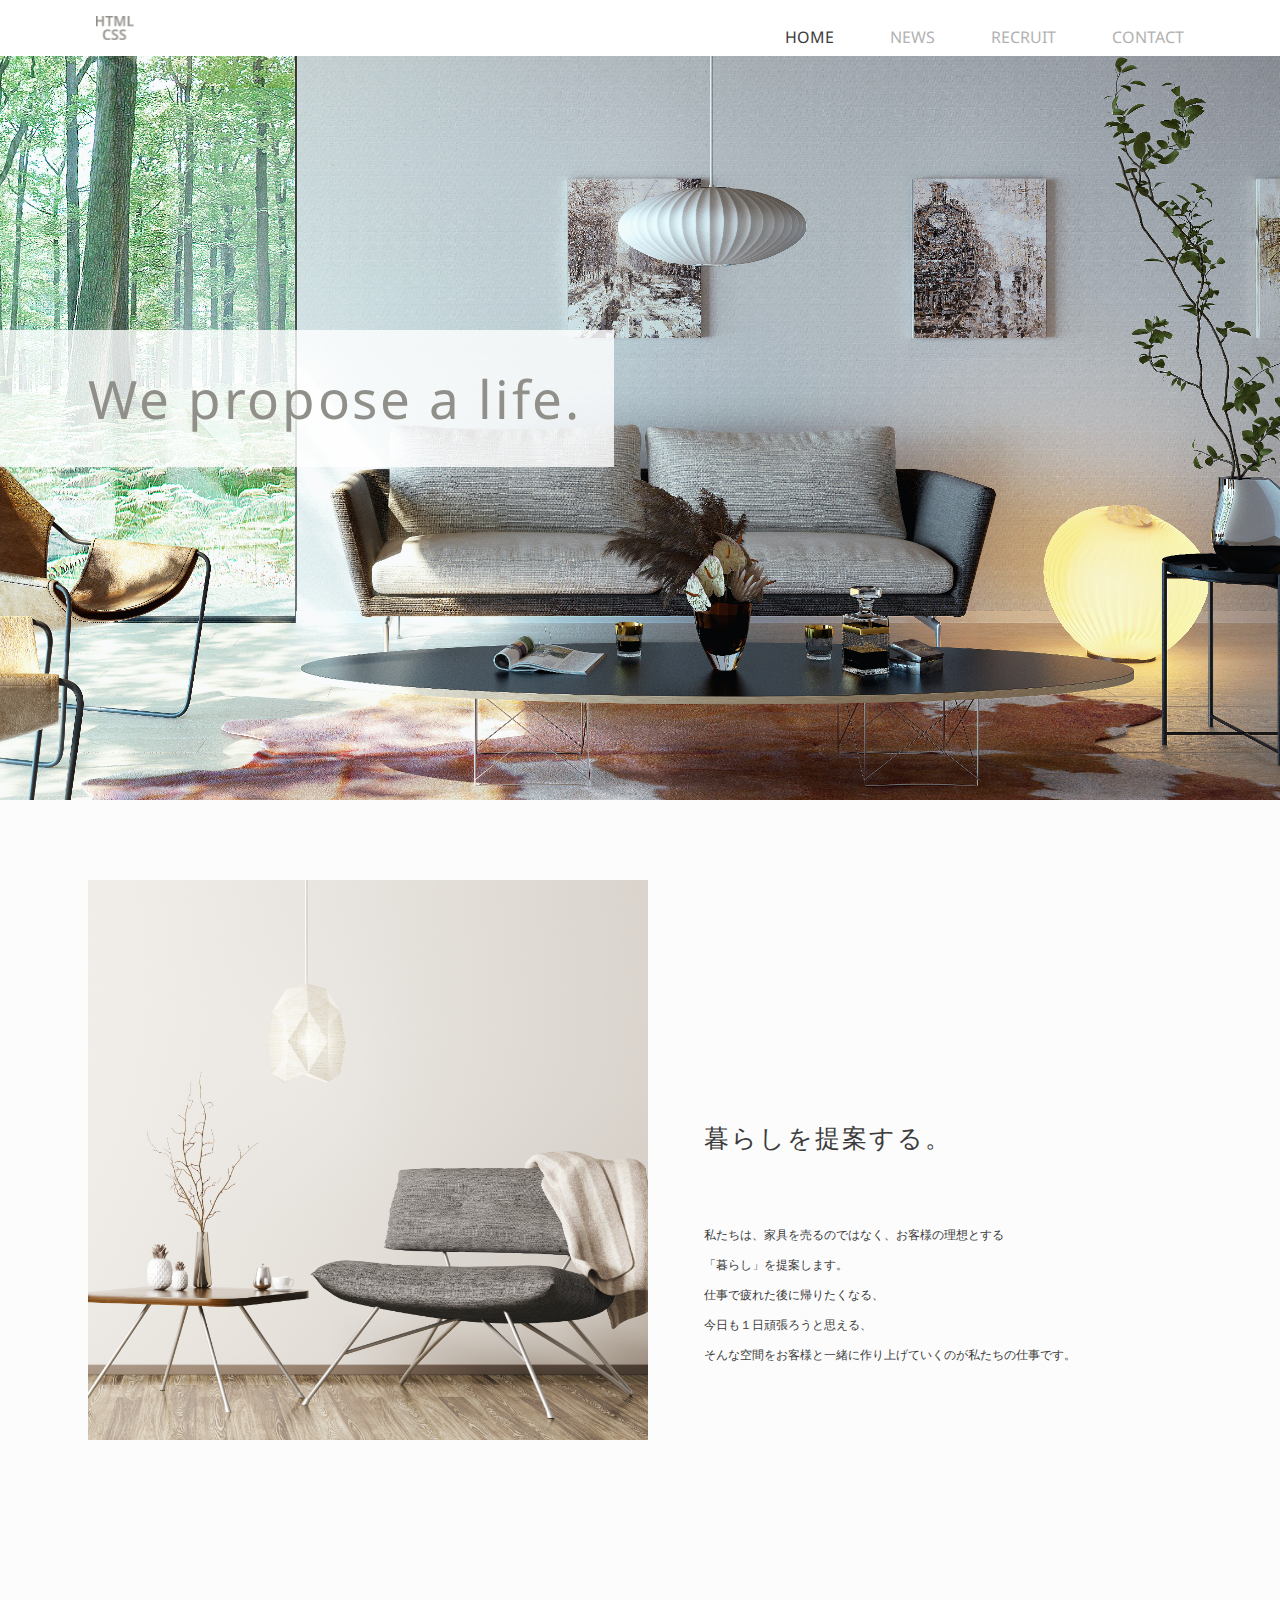
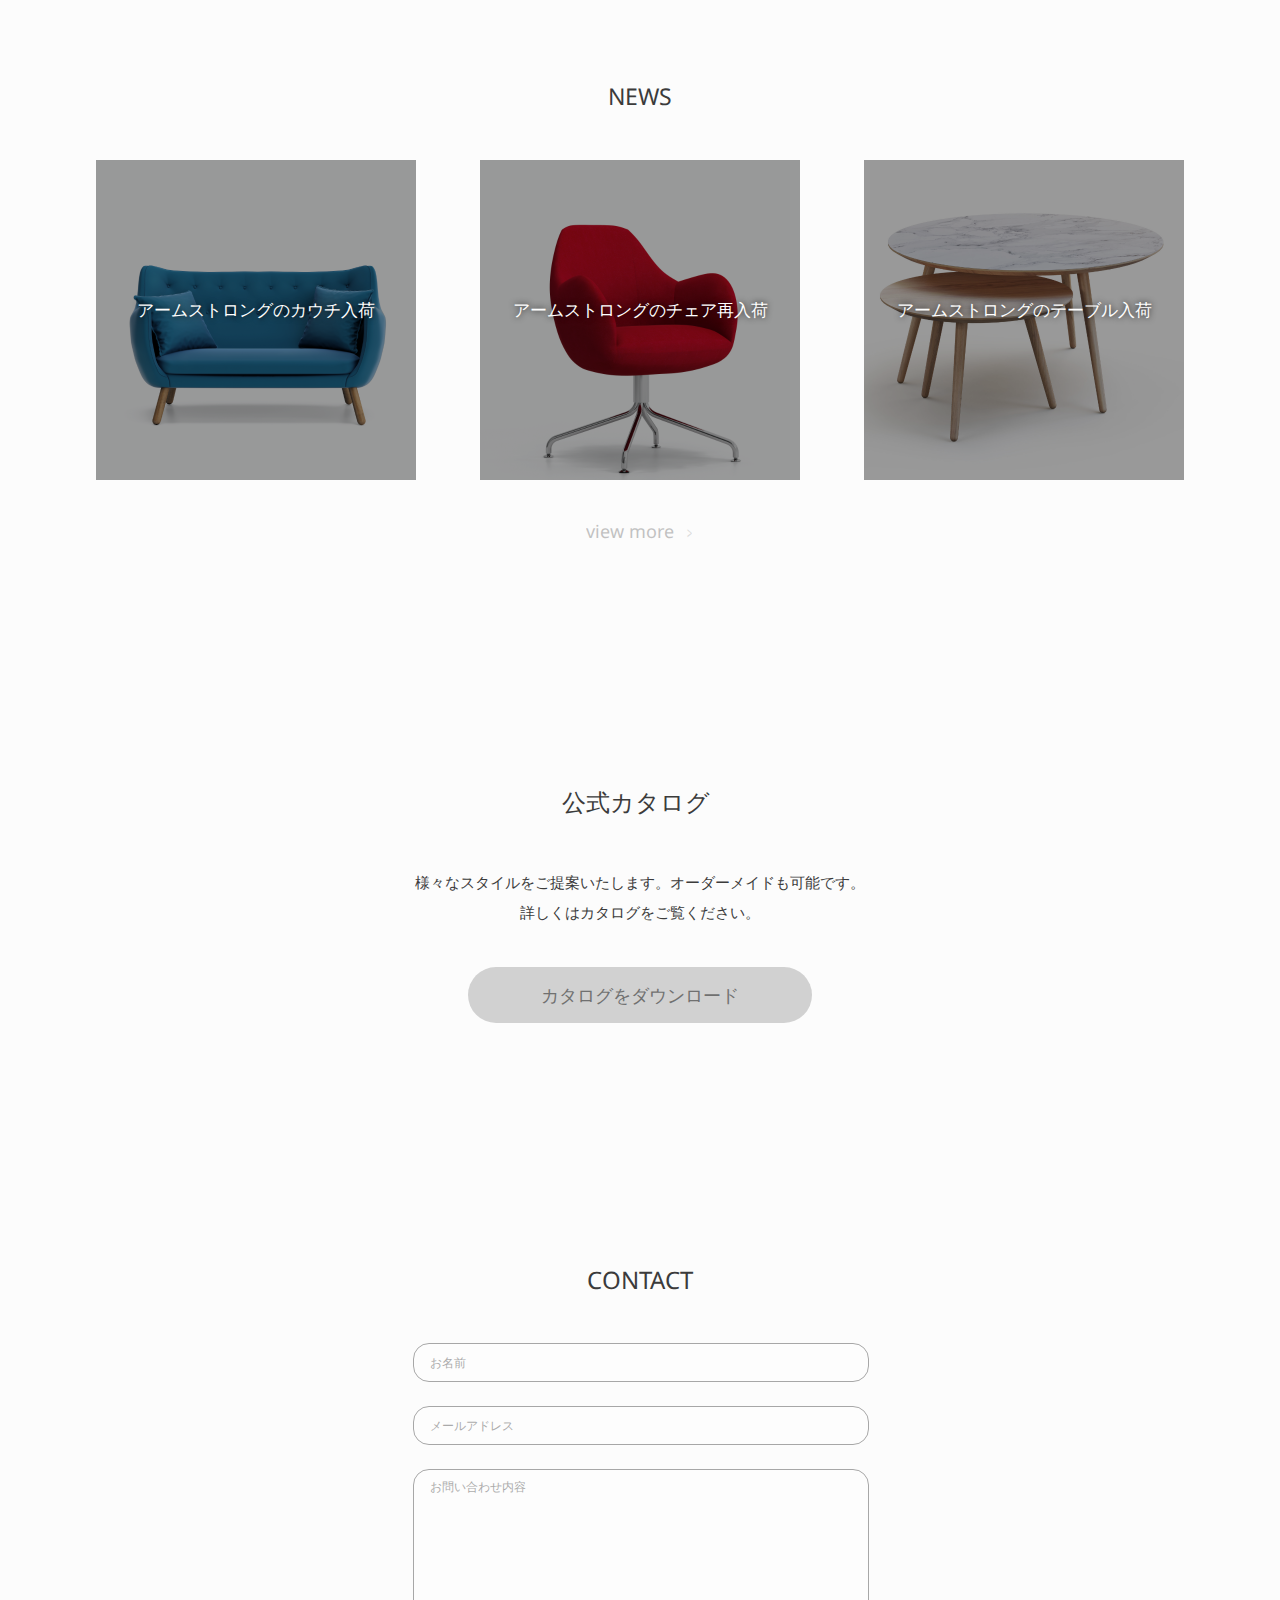
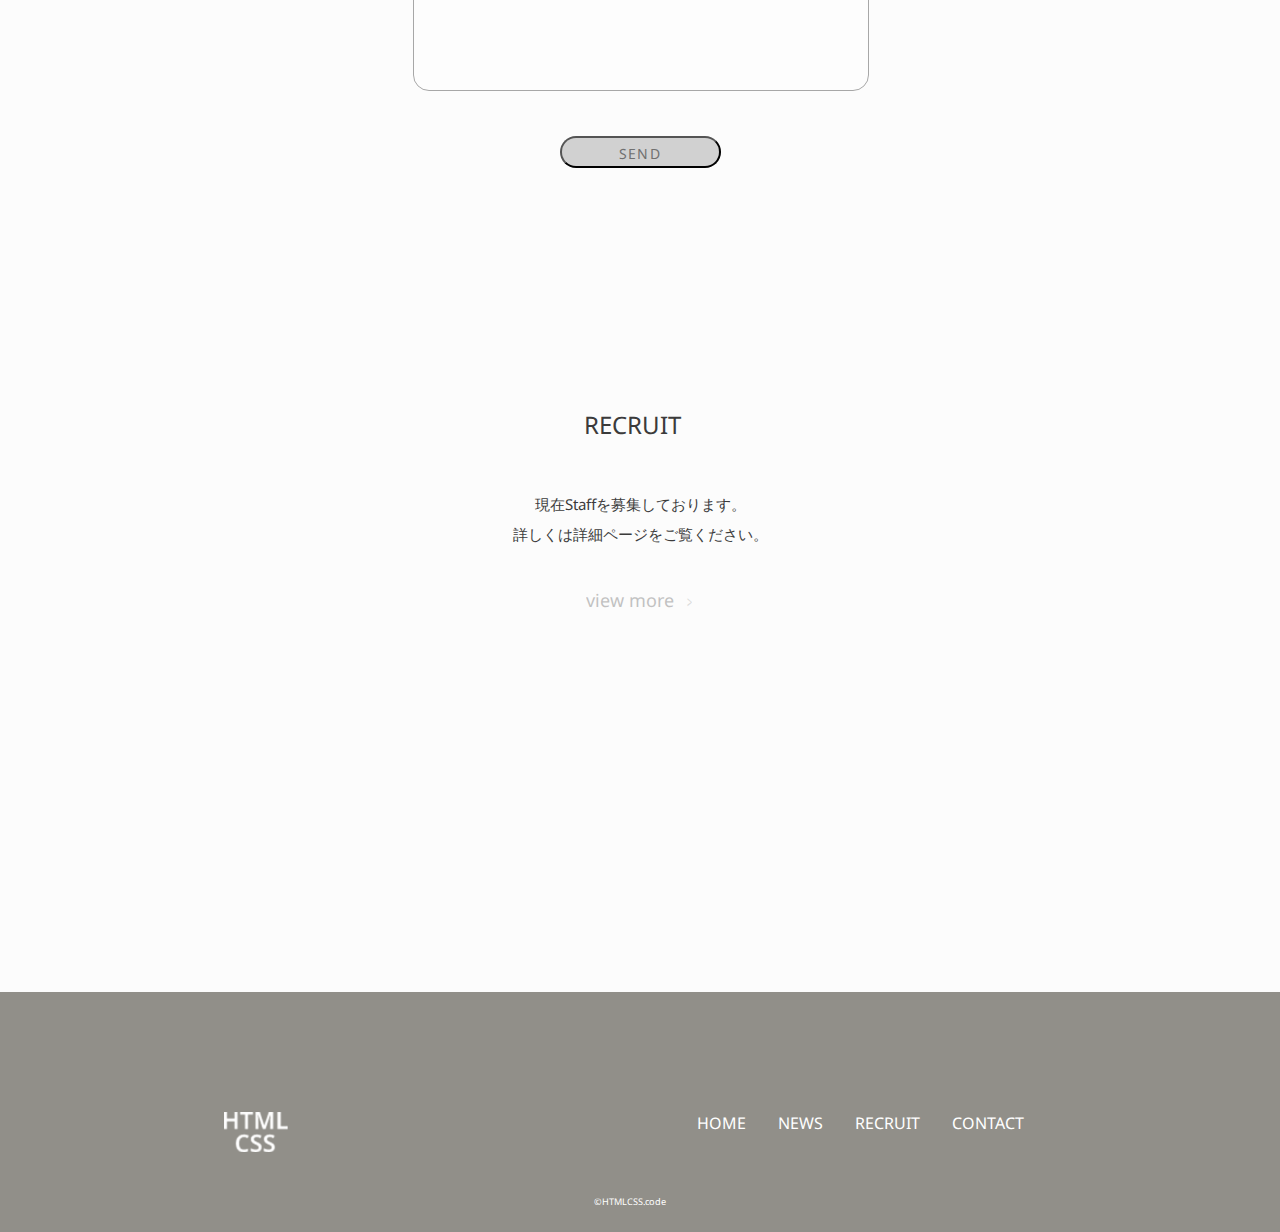
<file: html-kaguya/index.html>
<!DOCTYPE html>
<html lang="ja">
<head>
    <meta charset="utf-8">
    <meta name="discription" content="家具屋課題のHTML">
    <meta name="viewport" content="width=device-width, initial-scale=1.0">
    <link rel="stylesheet" href="style.css">
    <title>
        htmlcssHome
    </title>
</head>
<body>
    <header class="header-stickey">
        <div class="header-flex">
            <img class="header-logo" src="images/logo_header.png" alt="htmlcsslogo">
            <img class="header-logo-sp" src="images/logo_footer.png" alt="htmlcsslogo">
            <nav class="header-nav">
                <ul>
                    <li><a href="index.html">HOME</a></li>
                    <li><a href="news/news.html">NEWS</a></li>
                    <li><a href="recruit/recruit.html">RECRUIT</a></li>
                    <li><a href="contact/contact.html">CONTACT</a></li>
                </ul>
            </nav>
        </div>
    </header>
    <main>
        <section class="h1-bg-img"><!-- images/home_top.png-->
            <h1 class="h1-bg-color"><span>We </span><span>propose </span><span>a life.</span></h1>
        </section>
        <section>
            <div class="main-h2-flex">
                <div class="h2-p-block">
                    <h2>暮らしを提案する。</h2>
                    <p>私たちは、家具を売るのではなく、<br class="spbr">お客様の理想とする<br>「暮らし」を提案します。<br>仕事で疲れた後に帰りたくなる、<br>今日も１日頑張ろうと思える、<br>そんな空間をお客様と一緒に作り上げていくのが<br class="spbr">私たちの仕事です。</p>
                </div>
                <img src="images/concept.png" alt="concept">
            </div>
        </section>
        <section>
            <div class="news">
                <h2>NEWS</h2>
                <div class="news-item-container"> 
                    <div class="armstrong-couch">
                        <p>アームストロングのカウチ入荷</p>
                    </div>
                    <div class="armstrong-chair">
                        <p>アームストロングのチェア再入荷</p>
                    </div>
                    <div class="armstrong-table">
                        <p>アームストロングのテーブル入荷</p>
                    </div>
                </div>
                <p class="viewmore"><a href="news/news.html">view more</a></p>
            </div>
        </section>
        <section>
            <div class="catalogue">
                <h2>公式カタログ</h2>
                <p class="catalogue-p">様々なスタイルをご提案いたします。オーダーメイドも可能です。<br>詳しくはカタログをご覧ください。</p>
                <div class="pdf-btn">
                    <p><a href="pdf/kaguya.pdf" target="_blank">カタログをダウンロード</a></p>
                </div>
            </div>
        </section>
        <section>
            <div class="contact">
                <h2>CONTACT</h2>
                <form class="contact-form" action="#" method="POST">
                    <p><input type="text" name="name" placeholder="お名前" ></p>
                    <p><input type="email" name="email" placeholder="メールアドレス"></p>
                    <p><textarea name="contact-details" placeholder="お問い合わせ内容"></textarea></p>
                    <p><input type="submit" name="submit" value="SEND"></p>
                    <p><input type="submit" name="submit" value="Send"></p>
                </form>              
            </div>
        </section>
        <section>
            <div class="recruit">
                <h2>RECRUIT</h2>
                <p>現在Staffを募集しております。<br>詳しくは詳細ページをご覧ください。</p>
                <p class="viewmore"><a href="recruit/recruit.html">view more</a></p>
            </div>
        </section>
    </main>
    <footer>
        <div class="footer-box">
            <div class="footer-flex">
                <img class="footer-logo" src="images/logo_footer.png" alt="logo">
                <ul>
                    <li><a href="index.html">HOME</a></li>
                    <li><a href="news/news.html">NEWS</a></li>
                    <li><a href="recruit/recruit.html">RECRUIT</a></li>
                    <li><a href="contact/contact.html">CONTACT</a></li>
                </ul>
            </div>
            <p><small>©HTMLCSS.code</small></p>
        </div>
    </footer>
</body>
</html>
</file>
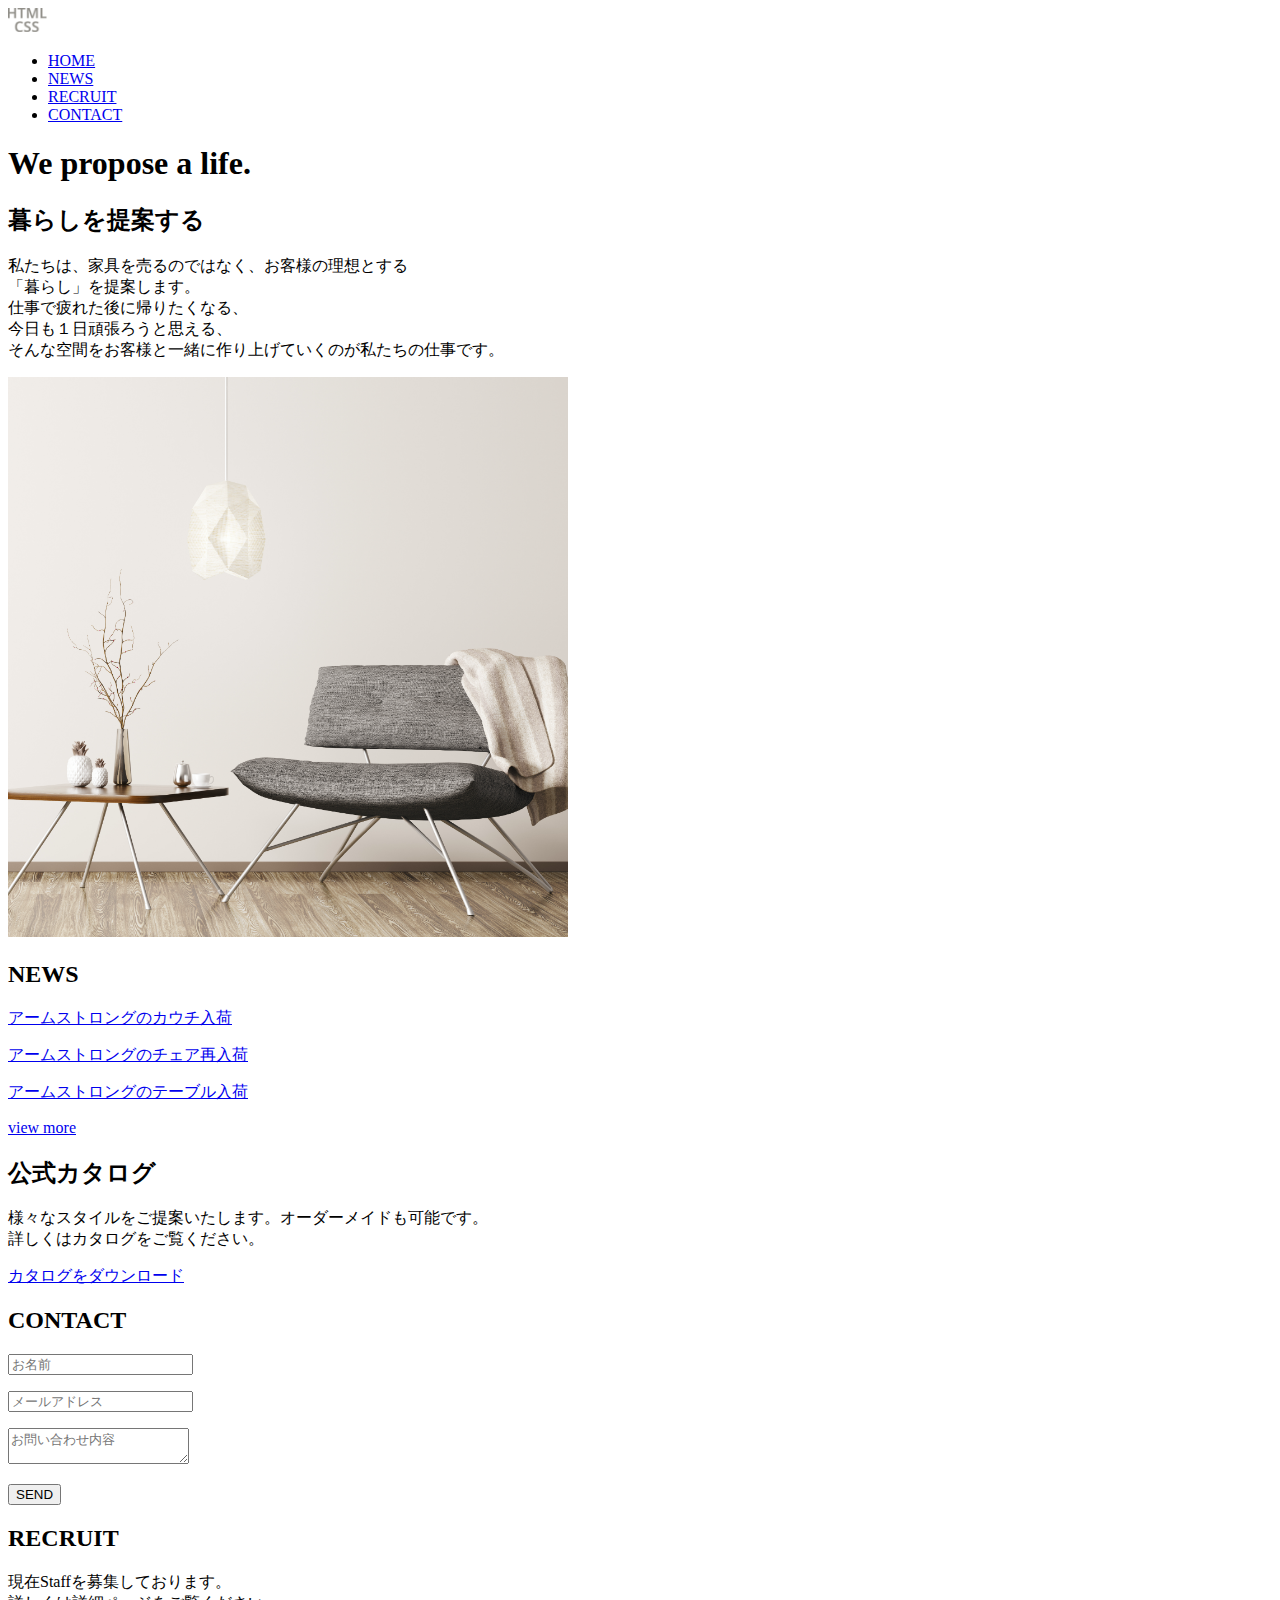
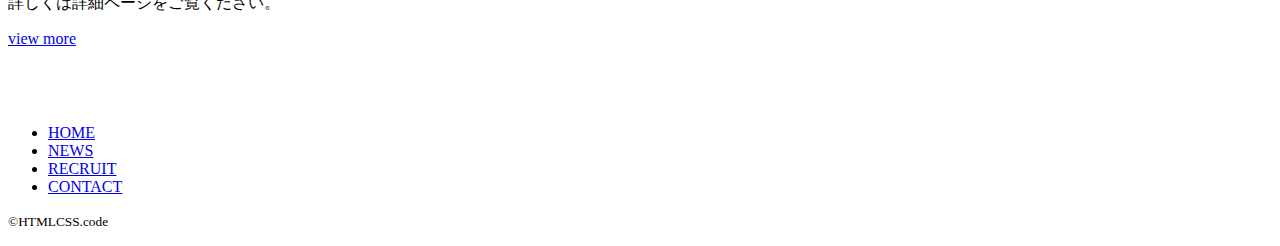
<file: kaguya/html-kaguya/index.html>
<!DOCTYPE html>
<html lang="ja">
<head>
    <meta charset="utf-8">
    <meta name="discription" content="家具屋課題のHTML">
    <meta name="viewport" content="width=device-width, initial-scale=1.0">
    <title>
        htmlcssHome
    </title>
</head>
<body>
    <header>
        <img class="header-logo" src="images/logo_header.png" alt="htmlcsslogo">
        <nav class="header-nav">
            <ul>
                <li><a href="index.html">HOME</a></li>
                <li><a href="news/news.html">NEWS</a></li>
                <li><a href="recruit/recruit.html">RECRUIT</a></li>
                <li><a href="contact/contact.html">CONTACT</a></li>
            </ul>
        </nav>
    </header>
    <main>
        <section class="h1-bg-img"><!-- images/home_top.png-->
            <div class="h1-bg-color">
                <h1>We propose a life.</h1>
            </div>
        </section>
        <section>
            <div class="main-h2-flex">
                <div class="h2-p-block">
                <h2>暮らしを提案する</h2>
                <p>私たちは、家具を売るのではなく、お客様の理想とする<br>「暮らし」を提案します。<br>仕事で疲れた後に帰りたくなる、<br>今日も１日頑張ろうと思える、<br>そんな空間をお客様と一緒に作り上げていくのが私たちの仕事です。</p>
                </div>
                <img src="images/concept.png" alt="concept">
            </div>
        </section>
        <section>
            <div class="news">
                <h2>NEWS</h2>
                <div class="news-item-container"> 
                    <div class="news-item-1">
                        <p><a href="news/news.html">アームストロングのカウチ入荷</a></p>
                    </div>
                    <div class="news-item-2">
                        <p><a href="news/news.html">アームストロングのチェア再入荷</a></p>
                    </div>
                    <div class="news-item-3">
                        <p><a href="news/news.html">アームストロングのテーブル入荷</a></p>
                    </div>
                </div>
                <p><a href="news/news.html">view more</a></p>
            </div>
        </section>
        <section>
            <div class="catalogue">
                <h2>公式カタログ</h2>
                <p>様々なスタイルをご提案いたします。オーダーメイドも可能です。<br>詳しくはカタログをご覧ください。</p>
                <div class="pdf-btn">
                    <p><a href="pdf/kaguya.pdf">カタログをダウンロード</a></p>
                </div>
            </div>
        </section>
        <section>
            <div class="contact">
                <h2>CONTACT</h2>
                <form class="contact-form" action="#" method="POST">
                   <p><input type="text" name="name" placeholder="お名前"></p>
                   <p><input type="email" name="email" placeholder="メールアドレス"></p>
                   <p><textarea name="contact-details" placeholder="お問い合わせ内容"></textarea></p>
                   <p><input type="submit" name="submit" value="SEND"></p>
                </form>              
            </div>
        </section>
        <section>
            <div class="recruit">
                <h2>RECRUIT</h2>
                <p>現在Staffを募集しております。<br>詳しくは詳細ページをご覧ください。</p>
                <p><a href="recruit/recruit.html">view more</a></p>
            </div>
        </section>
    </main>
    <footer>
        <div class="footer-menu">
            <img class="footer-logo" src="images/logo_footer.png" alt="logo">
            <ul>
                <li><a href="index.html">HOME</a></li>
                <li><a href="news/news.html">NEWS</a></li>
                <li><a href="recruit/recruit.html">RECRUIT</a></li>
                <li><a href="contact/contact.html">CONTACT</a></li>
            </ul>
        </div>
        <p><small>©HTMLCSS.code</small></p>
    </footer>
</body>
</html>
</file>
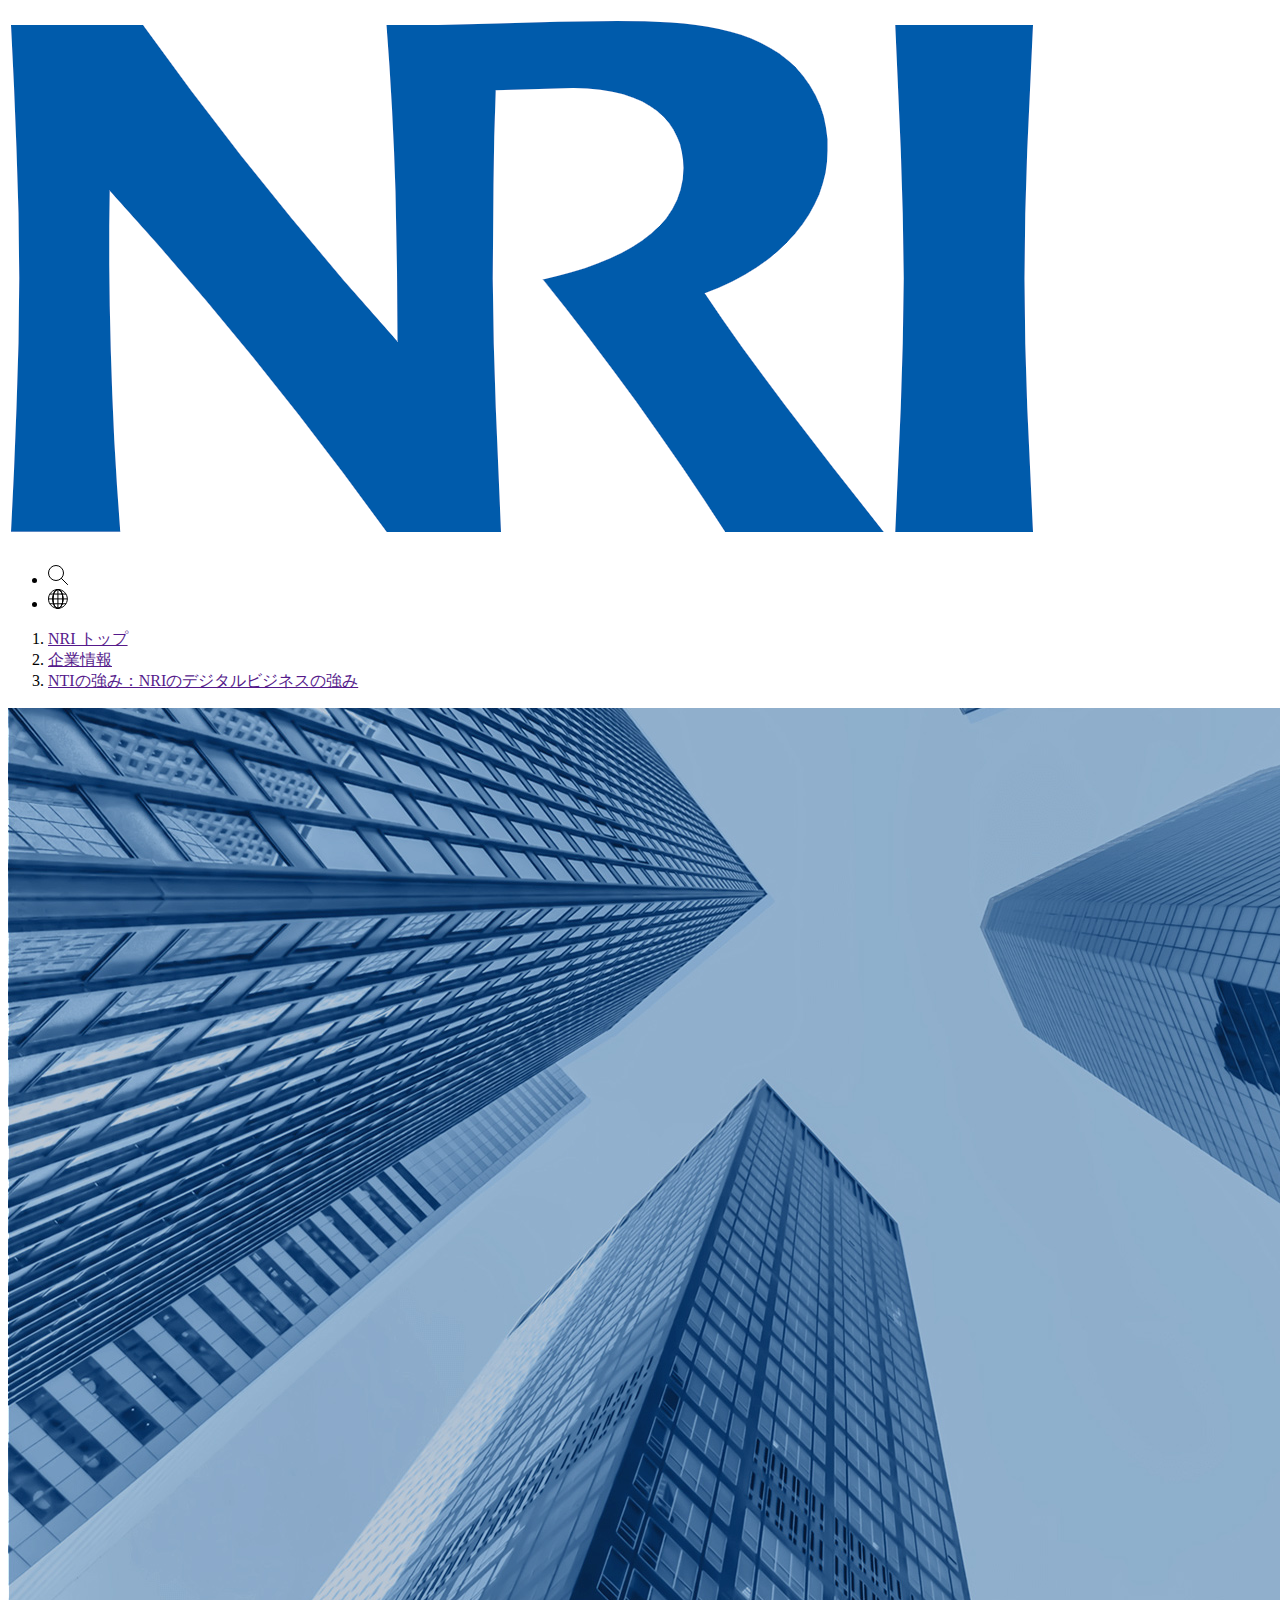
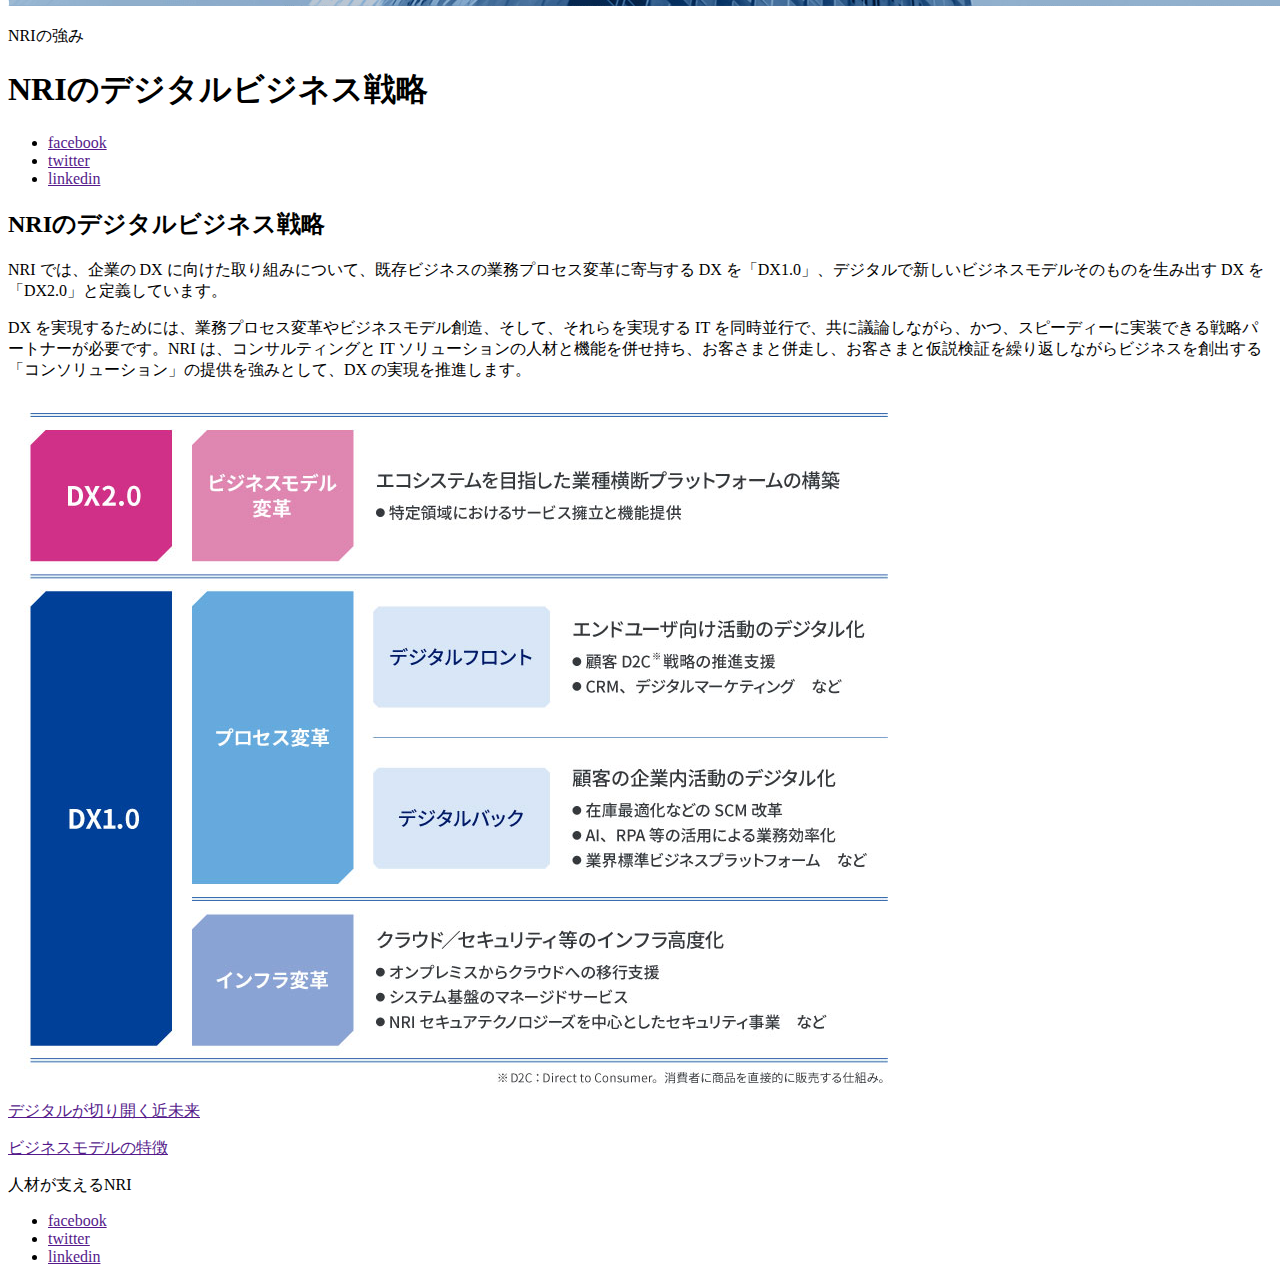
<file: nri-html/nri.html>
<!DOCTYPE html>
<html lang="ja">
<head>
    <meta charset="utf-8">
    <meta name="discription" content="NRIの写経です">
    <title>
        NRIの強み：ビジネスモデルの特徴 | 企業情報 | 野村総合研究所(NRI)    
    </title>
 </head>
<body>
    <div class="header-logo-menu">
     <header>
         <h1 class="header-logo">
             <img src="NRI_images/nri-logo.png">
            </h1>
         <ul class="header-menu">
             <li><img src="NRI_images/glass.svg"></li>
             <li><img src="NRI_images/earth.svg"></li>
         </ul>
     </header>
    </div> 
   <div class="breadcrumb">
       <nav>   
          <ol>
              <li><a href="">NRI トップ</a></li>
              <li><a href="">企業情報</a></li>
              <li><a href="">NTIの強み：NRIのデジタルビジネスの強み</a></li>
          </ol>   
       </nav>
   </div>
   <div class="title-section">
       <img src="NRI_images/h1_whats_2.jpg">
       <div class="title">
       <p>NRIの強み</p>
       <h1 class="h1-title">NRIのデジタルビジネス戦略</h1>
       </div>
   </div>
   <div class="share">
       <ul class="share-icon">
           <li><a href="">facebook</a></li>
           <li><a href="">twitter</a></li>
           <li><a href="">linkedin</a></li>
       </ul>
    </div>
   <div class="main-box">
     <main>
         <h2 class="main-h2">NRIのデジタルビジネス戦略</h2>
         <p>NRI では、企業の DX に向けた取り組みについて、既存ビジネスの業務プロセス変革に寄与する DX を「DX1.0」、デジタルで新しいビジネスモデルそのものを生み出す DX を「DX2.0」と定義しています。</p>
         <p>DX を実現するためには、業務プロセス変革やビジネスモデル創造、そして、それらを実現する IT を同時並行で、共に議論しながら、かつ、スピーディーに実装できる戦略パートナーが必要です。NRI は、コンサルティングと IT ソリューションの人材と機能を併せ持ち、お客さまと併走し、お客さまと仮説検証を繰り返しながらビジネスを創出する「コンソリューション」の提供を強みとして、DX の実現を推進します。</p>
         <img width="900" height="700" src="NRI_images/story06_img_01.jpg">
         <div class="pdf-download">
           <a href="">デジタルが切り開く近未来</a>    
         </div>
         <div class="next-prev">
             <p><a class="prev" href="">ビジネスモデルの特徴</a></p>
             <p><a class="next">人材が支えるNRI</a></p>
         </div>    
         <div class="share">
            <ul class="share-icon">
                <li><a href="">facebook</a></li>
                <li><a href="">twitter</a></li>
                <li><a href="">linkedin</a></li>
            </ul>
           </div>
     </main>
   </div>
   <footer></footer>


</body>
</file>
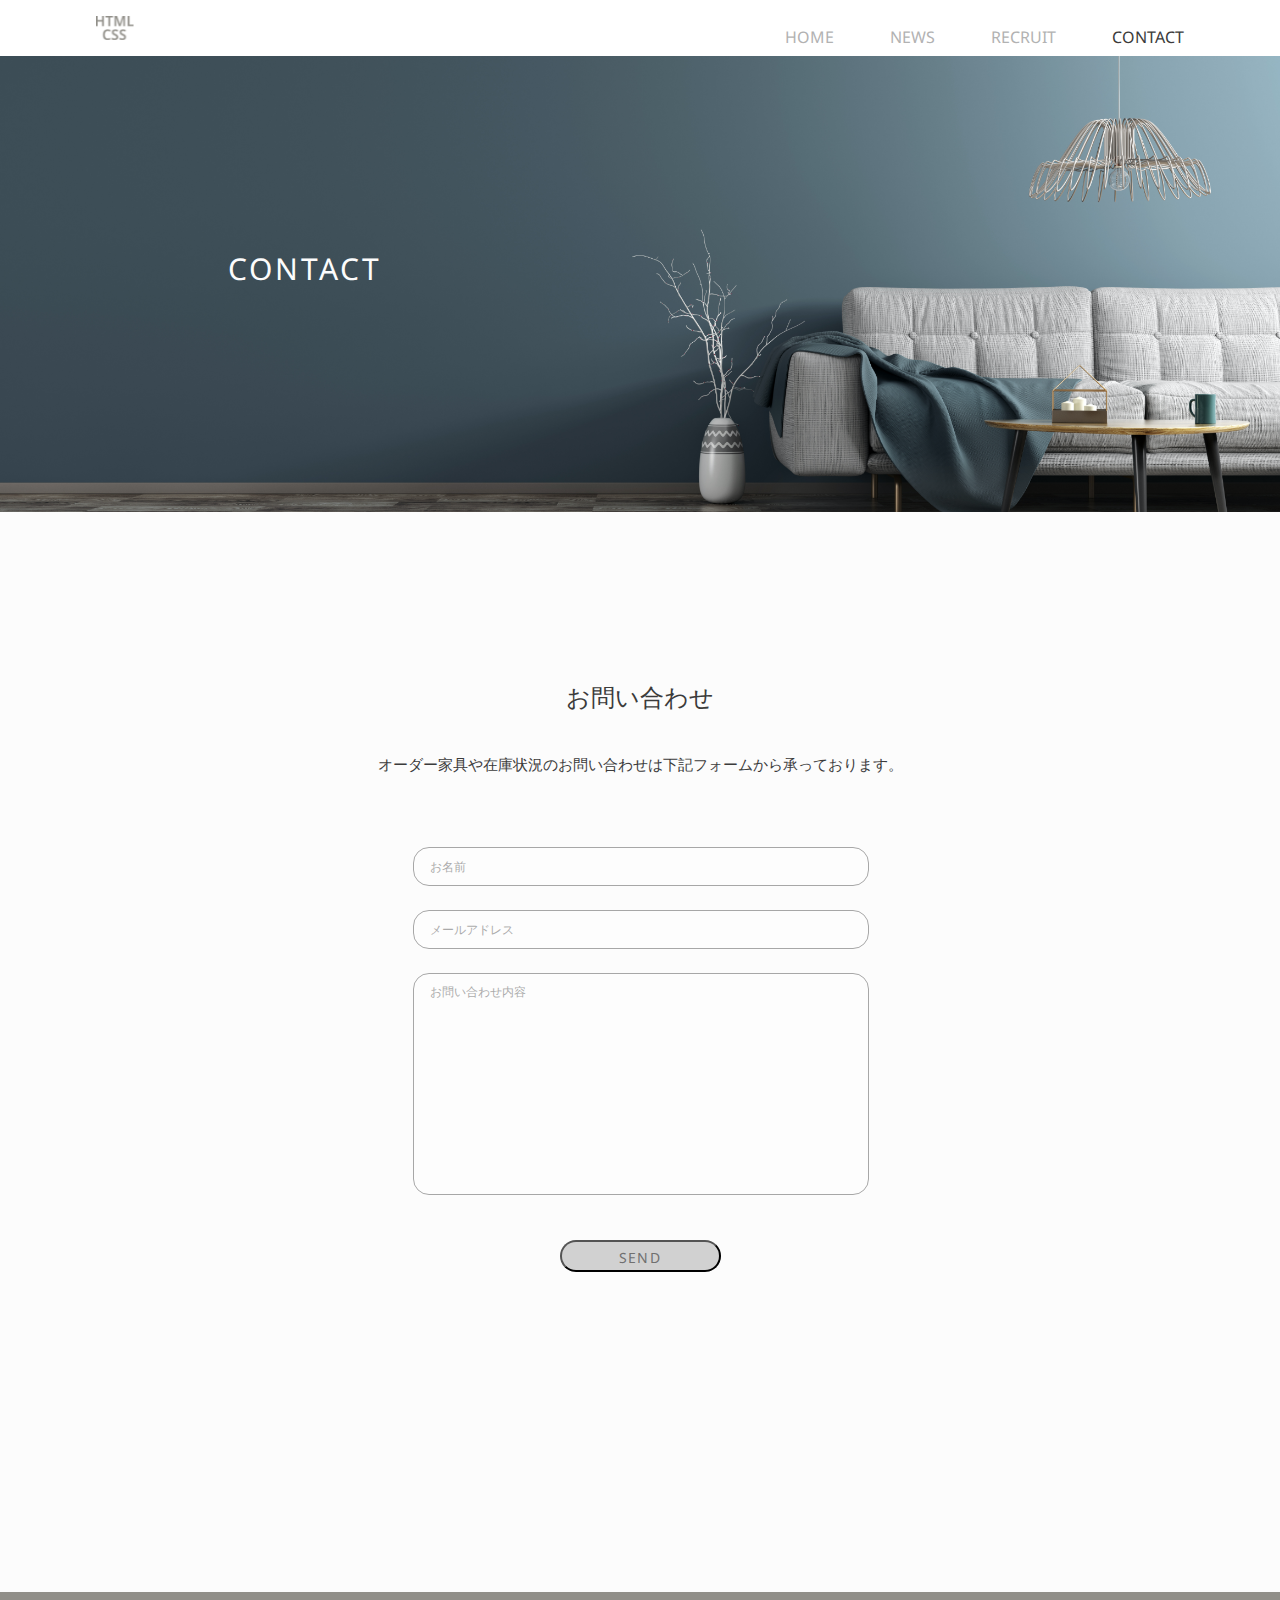
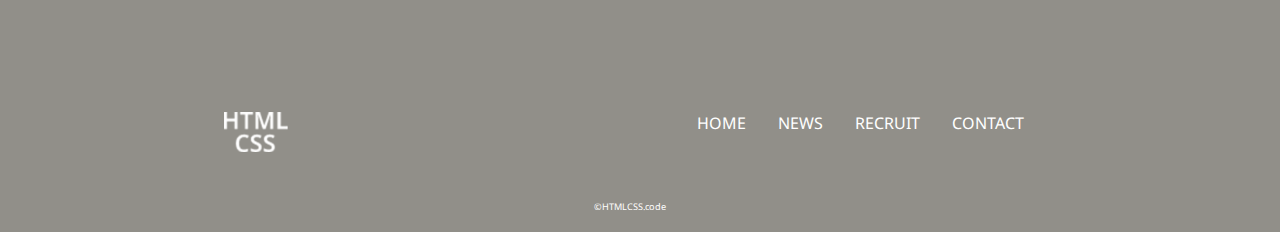
<file: html-kaguya/contact/contact.html>
<!DOCTYPE html>
<html lang="ja">
<head>
    <meta charset="utf-8">
    <meta name="discription" content="家具屋課題のHTML">
    <meta name="viewport" content="width=device-width, initial-scale=1.0">
    <link rel="stylesheet" href="contactstyle.css">
    <title>
        htmlcssCONTACT
    </title>
</head>
<body>
    <header class="header-stickey">
        <div class="header-flex">
            <img class="header-logo" src="../images/logo_header.png" alt="htmlcsslogo">
            <img class="header-logo-sp" src="../images/logo_footer.png" alt="htmlcsslogo">
            <nav class="header-nav">
                <ul>
                    <li><a href="../index.html">HOME</a></li>
                    <li><a href="../news/news.html">NEWS</a></li>
                    <li><a href="../recruit/recruit.html">RECRUIT</a></li>
                    <li><a href="contact.html">CONTACT</a></li>
                </ul>
            </nav>
        </div>
    </header>
    <main>
        <section class="h1-bg-img"><!-- ../images/contact_top.png-->
            <h1>CONTACT</h1>
        </section>
        <section>
            <div class="contact">
                <h2>お問い合わせ</h2>
                <p>オーダー家具や在庫状況のお問い合わせは下記フォームから承っております。</p>
                <form class="contact-form" action="#" method="POST">
                    <p><input type="text" name="name" placeholder="お名前"></p>
                    <p><input type="email" name="email" placeholder="メールアドレス"></p>
                    <p><textarea name="contact-details" placeholder="お問い合わせ内容"></textarea></p>
                    <p><input type="submit" name="submit" value="SEND"></p>
                    <p><input type="submit" name="submit" value="Send"></p>
                </form>              
            </div>
        </section>
    </main>
    <footer>
        <div class="footer-box">
            <div class="footer-flex">
                <a href="../index.html" class="a-sp"><img class="footer-logo" src="../images/logo_footer.png" alt="footer-logo"></a>
                <ul>
                    <li><a href="../index.html">HOME</a></li>
                    <li><a href="../news/news.html">NEWS</a></li>
                    <li><a href="../recruit/recruit.html">RECRUIT</a></li>
                    <li><a href="contact.html">CONTACT</a></li>
                </ul>
            </div>
            <p><small>©HTMLCSS.code</small></p>
        </div>
    </footer>
</body>
</html>
</file>
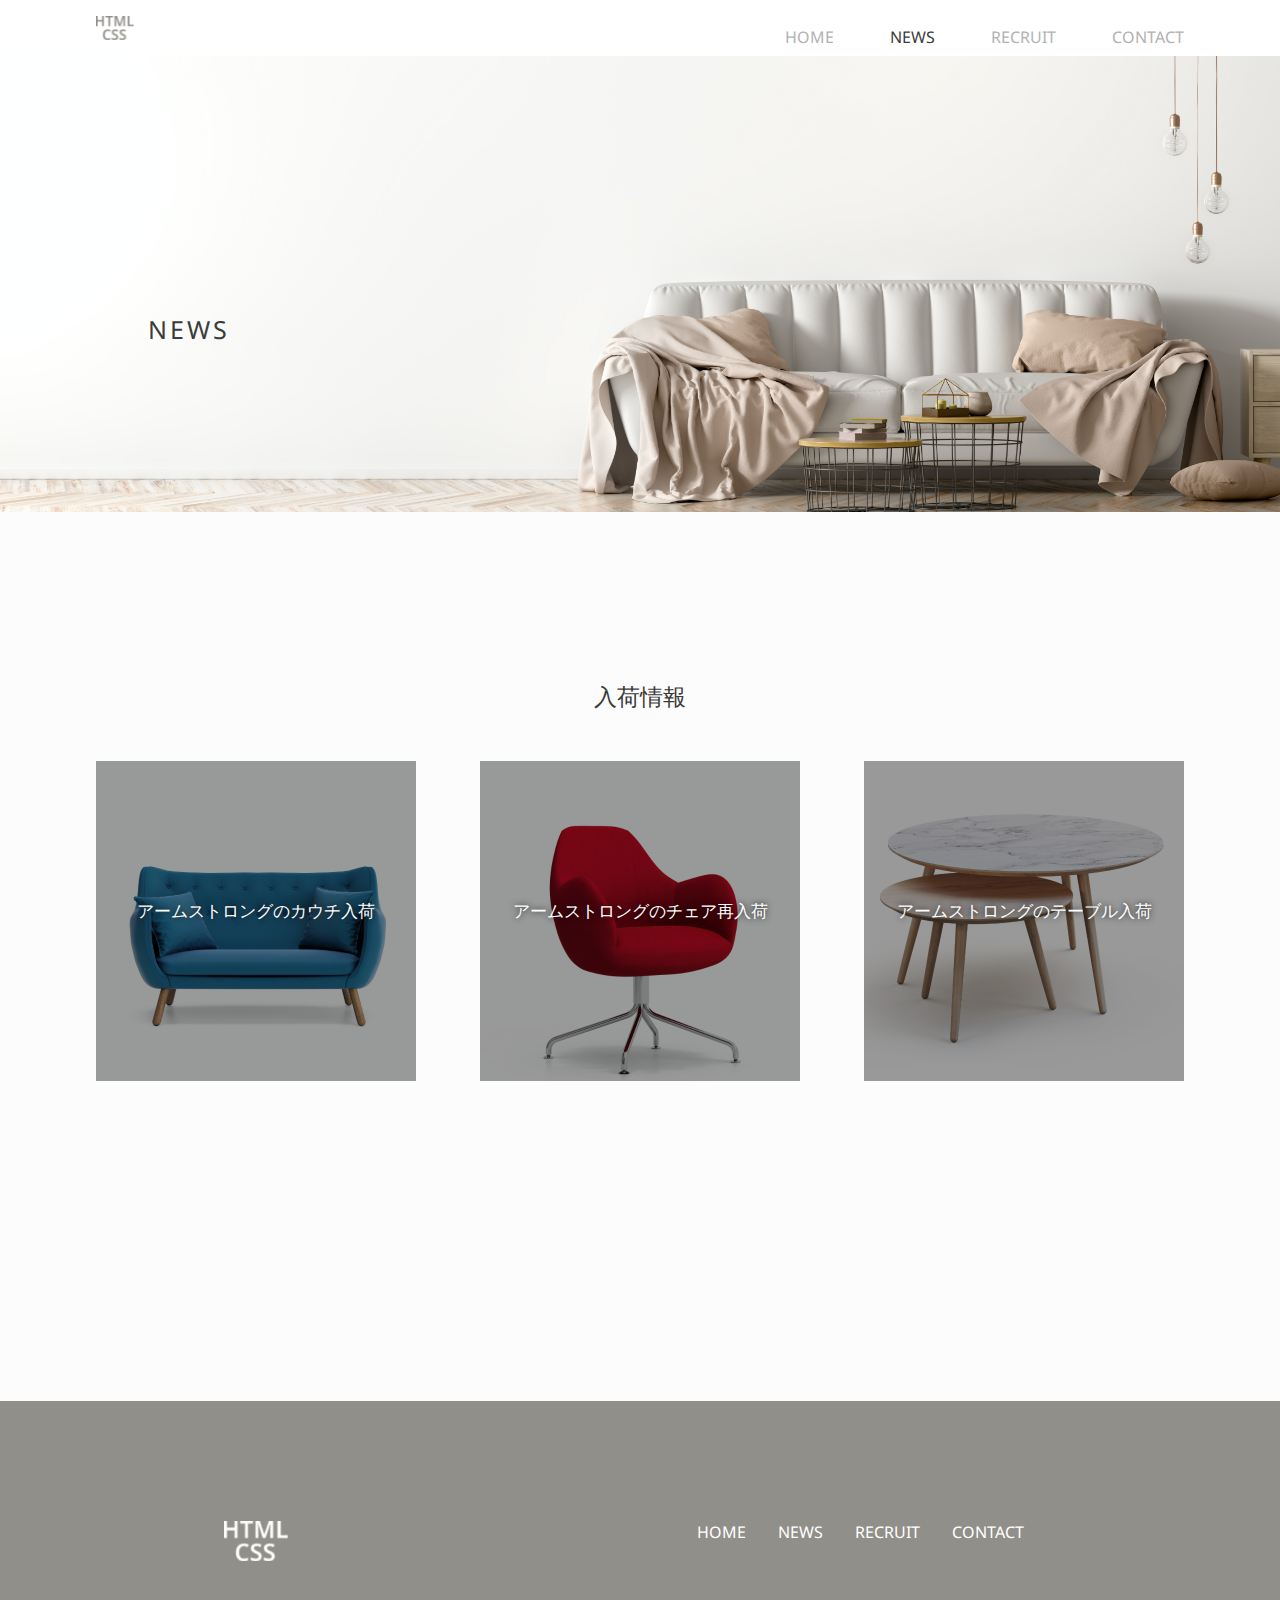
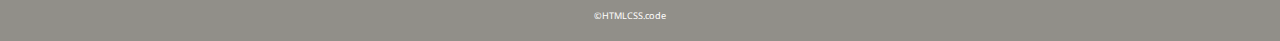
<file: html-kaguya/news/news.html>
<!DOCTYPE html>
<html lang="ja">
<head>
    <meta charset="utf-8">
    <meta name="discription" content="家具屋課題のHTML">
    <meta name="viewport" content="width=device-width, initial-scale=1.0">
    <link rel="stylesheet" href="newsstyle.css">
    <title>
        htmlcssNEWS
    </title>
</head>
<body>
    <header class="header-stickey">
        <div class="header-flex">
            <img class="header-logo" src="../images/logo_header.png" alt="htmlcsslogo">
            <img class="header-logo-sp" src="../images/logo_footer.png" alt="htmlcsslogo">
            <nav class="header-nav">
                <ul>
                    <li><a href="../index.html">HOME</a></li>
                    <li><a href="news.html">NEWS</a></li>
                    <li><a href="../recruit/recruit.html">RECRUIT</a></li>
                    <li><a href="../contact/contact.html">CONTACT</a></li>
                </ul>
            </nav>
        </div>
    </header>
    <main>
        <section class="h1-bg-img"><!-- ../images/news_top.png-->
            <h1>NEWS</h1>
        </section> 
        <section>
            <div class="stock-info">
                <h2>入荷情報</h2>
                <div class="news-item-container"> 
                    <div class="armstrong-couch">
                        <p>アームストロングのカウチ入荷</p>
                    </div>
                    <div class="armstrong-chair">
                        <p>アームストロングのチェア再入荷</p>
                    </div>
                    <div class="armstrong-table">
                        <p>アームストロングのテーブル入荷</p>
                    </div>
                </div>
            </div> 
        </section>
    </main>
    <footer>
        <div class="footer-box">
            <div class="footer-flex">
                <a href="../index.html" class="a-sp"><img class="footer-logo" src="../images/logo_footer.png" alt="footer-logo"></a>
                <ul>
                    <li><a href="../index.html">HOME</a></li>
                    <li><a href="news.html">NEWS</a></li>
                    <li><a href="../recruit/recruit.html">RECRUIT</a></li>
                    <li><a href="../contact/contact.html">CONTACT</a></li>
                </ul>
            </div>
            <p><small>©HTMLCSS.code</small></p>
        </div>
    </footer>
</body>
</html>
</file>
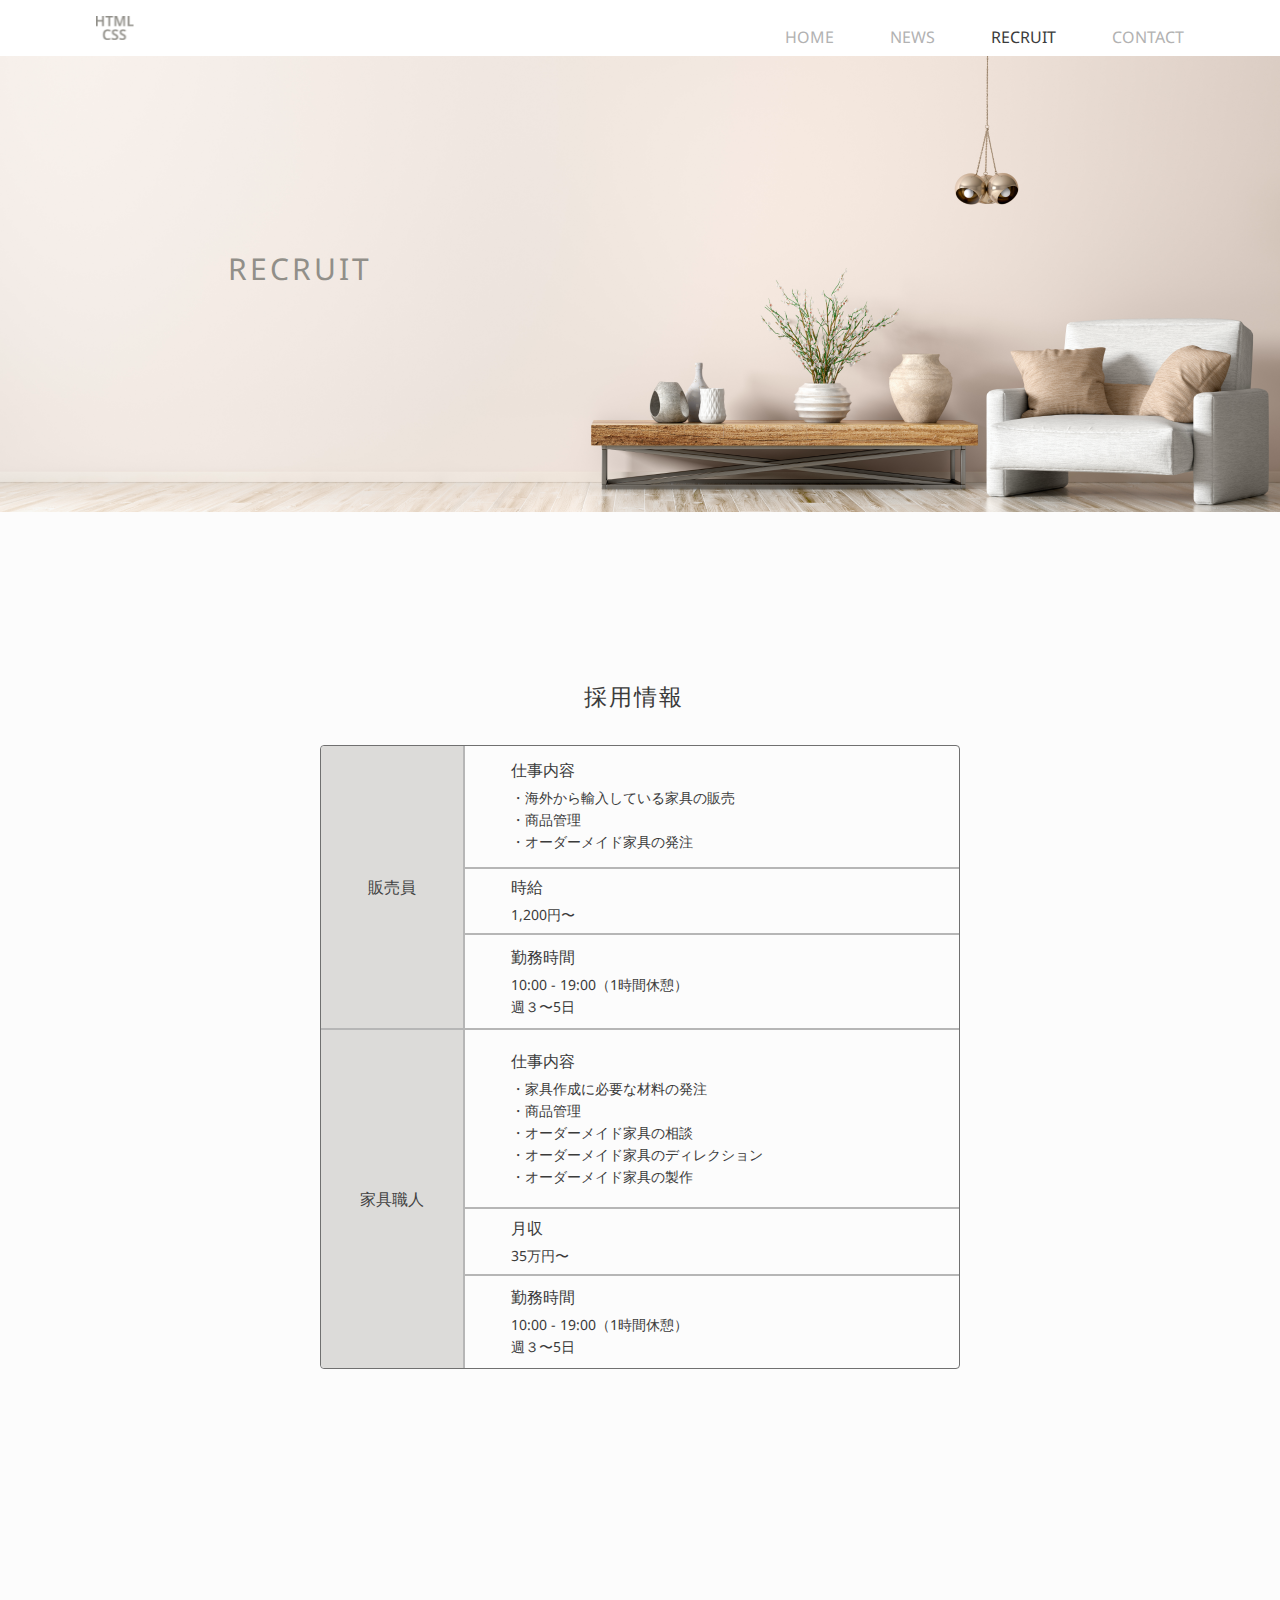
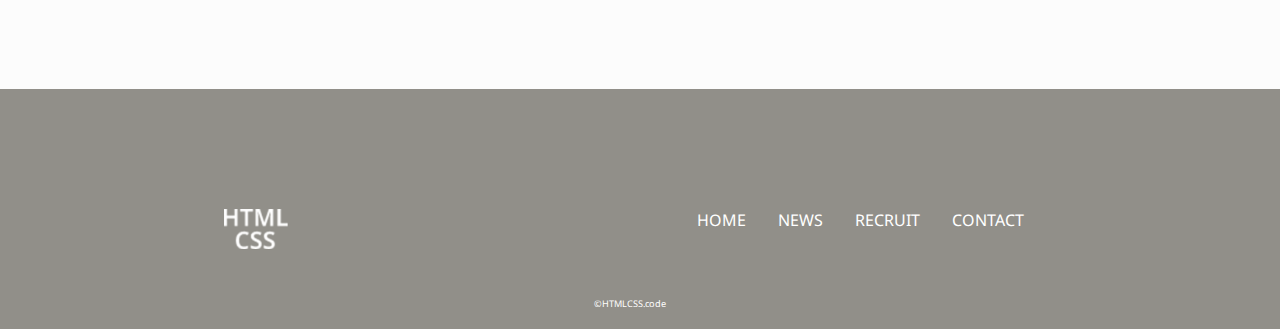
<file: html-kaguya/recruit/recruit.html>
<!DOCTYPE html>
<html lang="ja">
<head>
    <meta charset="utf-8">
    <meta name="discription" content="家具屋課題のHTML">
    <meta name="viewport" content="width=device-width, initial-scale=1.0">
    <link rel="stylesheet" href="recruitstyle.css">
    <title>
        htmlcssRECRUIT
    </title>
</head>
<body>
    <header class="header-stickey">
        <div class="header-flex">
            <img class="header-logo" src="../images/logo_header.png" alt="htmlcsslogo">
            <img class="header-logo-sp" src="../images/logo_footer.png" alt="htmlcsslogo">
            <nav class="header-nav">
                <ul>
                    <li><a href="../index.html">HOME</a></li>
                    <li><a href="../news/news.html">NEWS</a></li>
                    <li><a href="recruit.html">RECRUIT</a></li>
                    <li><a href="../contact/contact.html">CONTACT</a></li>
                </ul>
            </nav>
        </div>
    </header>
    <main>
        <section class="h1-bg-img"><!-- ../images/recruit_top.png-->
            <h1>RECRUIT</h1>
        </section>
        <section>
            <div class="recruit-info">
                <h2>採用情報</h2>
                <table class="recruit-table">
                    <tr>
                        <th rowspan="3">販売員</th>
                        <td>
                            <p><span class="topic">仕事内容</span></p>
                            <ul>
                                <li>海外から輸入している家具の販売</li>
                                <li>商品管理</li>
                                <li>オーダーメイド家具の発注</li>
                            </ul>
                        </td>
                    </tr>
                    <tr>
                        <td>
                            <p><span class="topic">時給</span></p>
                            <p>1,200円〜</p>
                        </td>
                    </tr>
                    <tr>
                        <td>
                            <p><span class="topic">勤務時間</span></p>
                            <p>10:00 - 19:00（1時間休憩）</p>
                            <p>週３〜5日</p>
                        </td>
                    </tr>
                    <tr>
                        <th rowspan="3">家具職人</th>
                        <td>
                            <p><span class="topic">仕事内容</span></p>
                            <ul>
                                <li>家具作成に必要な材料の発注</li>
                                <li>商品管理</li>
                                <li>オーダーメイド家具の相談</li>
                                <li>オーダーメイド家具のディレクション</li>
                                <li>オーダーメイド家具の製作</li>
                            </ul>
                        </td>
                    </tr>
                    <tr>
                        <td>
                            <p><span class="topic">月収</span></p>
                            <p>35万円〜</p>
                        </td>
                    </tr>
                    <tr>
                        <td>
                            <p><span class="topic">勤務時間</span></p>
                            <p>10:00 - 19:00（1時間休憩）</p>
                            <p>週３〜5日</p>
                        </td>
                    </tr>
                </table>
            </div>
        </section>
    </main>
    <footer>
        <div class="footer-box">
            <div class="footer-flex">
                <a href="../index.html" class="a-sp"><img class="footer-logo" src="../images/logo_footer.png" alt="footer-logo"></a>
                <ul>
                    <li><a href="../index.html">HOME</a></li>
                    <li><a href="../news/news.html">NEWS</a></li>
                    <li><a href="recruit.html">RECRUIT</a></li>
                    <li><a href="../contact/contact.html">CONTACT</a></li>
                </ul>
            </div>
            <p><small>©HTMLCSS.code</small></p>
        </div>
    </footer>
</body>
</html>
</file>
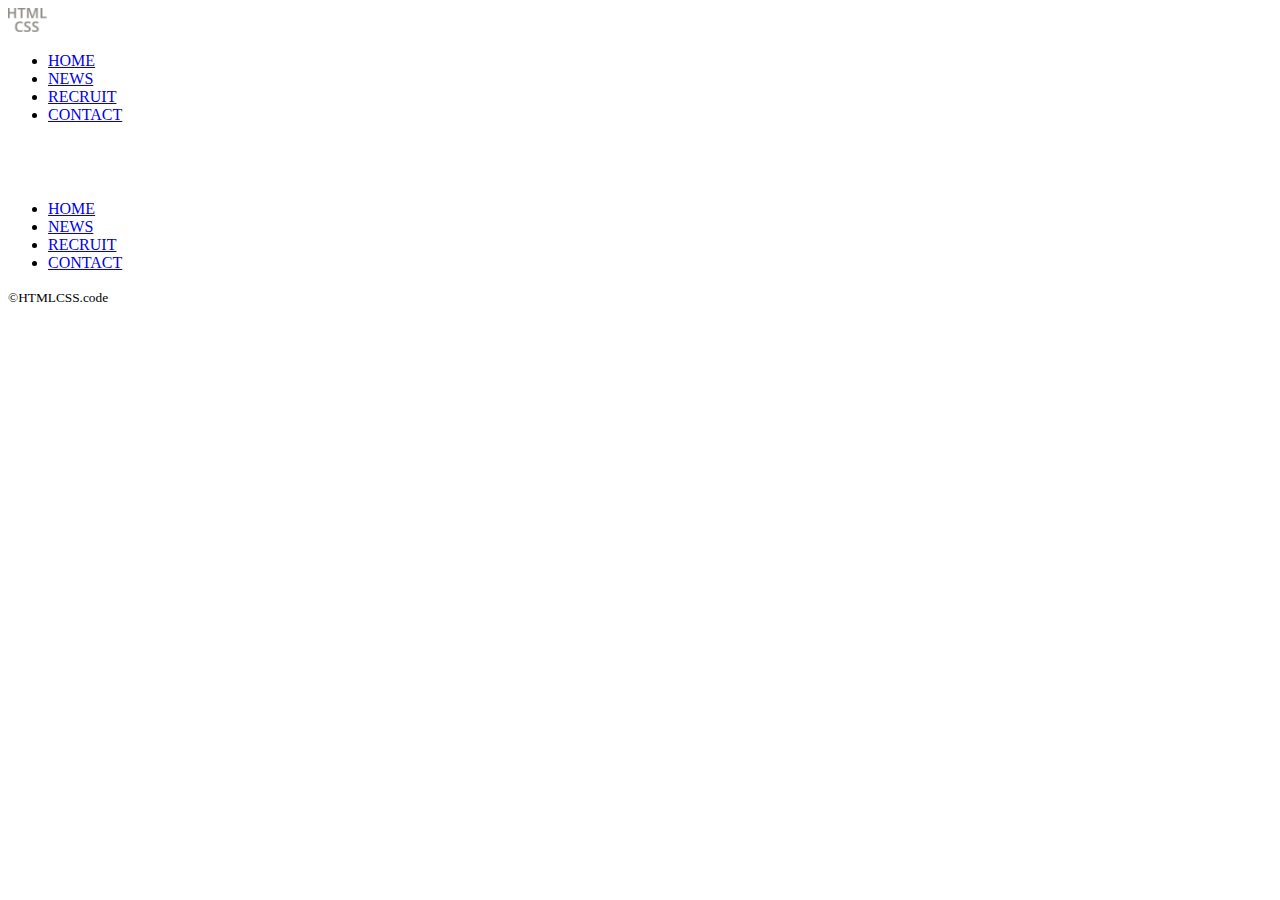
<file: kaguya/html-kaguya/contact/contact.html>
<!DOCTYPE html>
<html lang="ja">
<head>
    <meta charset="utf-8">
    <meta name="discription" content="家具屋課題のHTML">
    <meta name="viewport" content="width=device-width, initial-scale=1.0">
    <title>
        htmlcssHome
    </title>
</head>
<body>
    <header>
        <img class="header-logo" src="../images/logo_header.png" alt="htmlcsslogo">
        <nav class="header-nav">
            <ul>
                <li><a href="../index.html">HOME</a></li>
                <li><a href="../news/news.html">NEWS</a></li>
                <li><a href="../recruit/recruit.html">RECRUIT</a></li>
                <li><a href="contact.html">CONTACT</a></li>
            </ul>
        </nav>
    </header>
    <main>
    </main>
    <footer>
        <img class="footer-logo" src="../images/logo_footer.png">
        <ul>
            <li><a href="../index.html">HOME</a></li>
            <li><a href="../news/news.html">NEWS</a></li>
            <li><a href="../recruit/recruit.html">RECRUIT</a></li>
            <li><a href="contact.html">CONTACT</a></li>
        </ul>
        <p><small>©HTMLCSS.code</small></p>
    </footer>
</body>
</html>
</file>
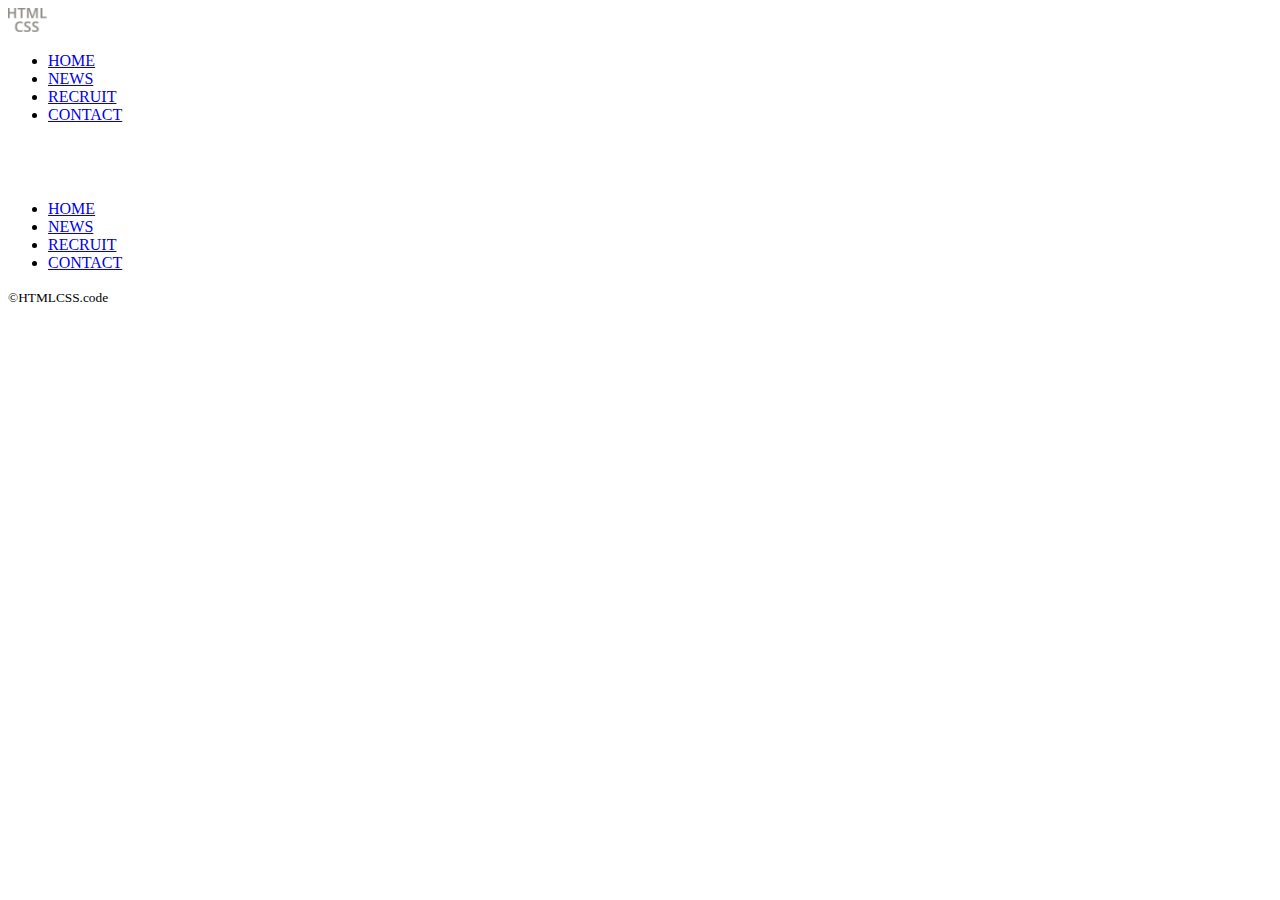
<file: kaguya/html-kaguya/news/news.html>
<!DOCTYPE html>
<html lang="ja">
<head>
    <meta charset="utf-8">
    <meta name="discription" content="家具屋課題のHTML">
    <meta name="viewport" content="width=device-width, initial-scale=1.0">
    <title>
        htmlcssHome
    </title>
</head>
<body>
    <header>
        <img class="header-logo" src="../images/logo_header.png" alt="htmlcsslogo">
        <nav class="header-nav">
            <ul>
                <li><a href="../index.html">HOME</a></li>
                <li><a href="news.html">NEWS</a></li>
                <li><a href="../recruit/recruit.html">RECRUIT</a></li>
                <li><a href="../contact/contact.html">CONTACT</a></li>
            </ul>
        </nav>
    </header>
    <main>
    </main>
    <footer>
        <img class="footer-logo" src="../images/logo_footer.png">
        <ul>
            <li><a href="../index.html">HOME</a></li>
            <li><a href="news.html">NEWS</a></li>
            <li><a href="../recruit/recruit.html">RECRUIT</a></li>
            <li><a href="../contact/contact.html">CONTACT</a></li>
        </ul>
        <p><small>©HTMLCSS.code</small></p>
    </footer>
</body>
</html>
</file>
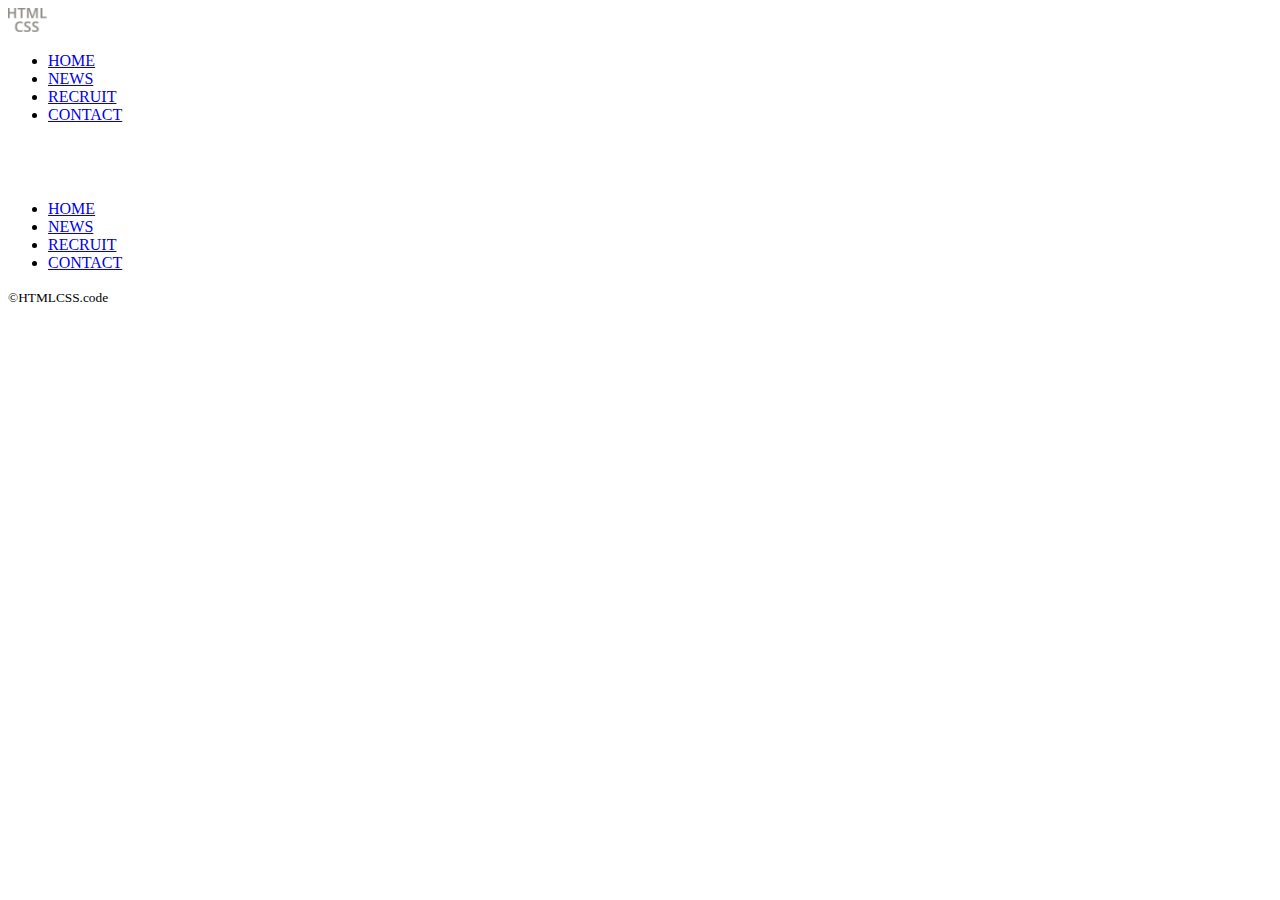
<file: kaguya/html-kaguya/recruit/recruit.html>
<!DOCTYPE html>
<html lang="ja">
<head>
    <meta charset="utf-8">
    <meta name="discription" content="家具屋課題のHTML">
    <meta name="viewport" content="width=device-width, initial-scale=1.0">
    <title>
        htmlcssHome
    </title>
</head>
<body>
    <header>
        <img class="header-logo" src="../images/logo_header.png" alt="htmlcsslogo">
        <nav class="header-nav">
            <ul>
                <li><a href="../index.html">HOME</a></li>
                <li><a href="../news/news.html">NEWS</a></li>
                <li><a href="recruit.html">RECRUIT</a></li>
                <li><a href="../contact/contact.html">CONTACT</a></li>
            </ul>
        </nav>
    </header>
    <main>
    </main>
    <footer>
        <img class="footer-logo" src="../images/logo_footer.png">
        <ul>
            <li><a href="../index.html">HOME</a></li>
            <li><a href="../news/news.html">NEWS</a></li>
            <li><a href="recruit.html">RECRUIT</a></li>
            <li><a href="../contact/contact.html">CONTACT</a></li>
        </ul>
        <p><small>©HTMLCSS.code</small></p>
    </footer>
</body>
</html>
</file>
<file: html-kaguya/style.css>
@charset "utf-8";
@import url('https://fonts.googleapis.com/css2?family=Noto+Sans:wght@400;700&display=swap');
html,body,header,footer,img,nav,ul,li,form,input,h1,h2,h3,p,a{
    margin: 0;
    padding: 0;
    text-decoration: none;
    color: unset;
    font-family: 'Noto Sans',sans-serif;
    font-weight: 400;
    overflow: visible;
}
html{
    color: #3b3b3b;
}
/*====ヘッダー====*/

.header-stickey{
    background-color: #ffffff;
}
.header-flex{
    display: flex;
    justify-content: space-between;
    max-width: 1280px;
    height: 56px;
    margin: 0 auto; 
}
.header-logo{
    width: 38.49px;
    height: 24px;
    margin:16px 16px 0 96px;
}
.header-logo-sp{
    display: none;
}
.header-nav ul{
    display:flex;
    justify-content: right;
    height: 22px;
    margin:26px 96px 8px 0;
}
.header-nav li{
    display: inline-block;
    height: 22px;
    margin-right: 56px;
    color: #b2b2b2;
    font-size: 16px;
}
.header-nav li:last-child{
    margin-right: 0;
}
.header-nav a[href*=index]{
    cursor: default;
    color: #3b3b3b;
}
@media(max-width:375px){
    .header-stickey{
        background-color:#918f89 ;
        position: sticky;
        top: 0;
        z-index: 2;
    }
    .header-flex{
        display: inline-block;
        min-width: 375px;
        margin: 0;
        height: 56px;
    }
    .header-logo{
        display: none;
    }
    .header-logo-sp{
        display: block;
        width: 38.49px;
        height: 24px;
        margin:16px auto 0 auto;
    }
    .header-nav {
        display: none;
    }
}
/*====ヘッダー====*/

/*====メイン====*/
main{
    max-width: 1280px;
    margin: 0 auto;
    padding-bottom: 320px;
    background-color: #fcfcfc;
}
.h1-bg-img{
    max-width: 1280px;
    background:url(images/home_top.png) no-repeat center center ;
    background-size:100% 100% ;
    height: 744px;
}
.h1-bg-color{
    background-color:rgba(100%,100%,100%, 0.8);
    opacity: 80%;
    position: relative;
    width: fit-content;
    padding: 32px 32px 32px 88px;
    top: 274px;
    text-align: right;
    font-size: 53px ;
    letter-spacing: 2.65px;
    color: #918f89;
    opacity: 1;
}
.main-h2-flex{
    display: flex;
    flex-direction: row-reverse;
    margin-top: 80px;
}
.h2-p-block{
    width: 381px;
    margin:240px 195px auto 56px;
}
.h2-p-block h2{
    margin-bottom: 65px;
    font-size: 25px;
    letter-spacing: 2px;
}
.h2-p-block p{
    vertical-align: top;
    font-size: 12px;
    line-height: 30px;
}
.spbr{
    display: none;
}
.h2-p-block img{
    height: 560px;
    width: 560px;
    margin-left: 88px;
}
.news{
    margin-top: 240px;
}
.news h2{
    display: block;
    width: fit-content;
    margin: 0 auto 0 auto;
    font-size: 23px;
}
.news-item-container{
    display: flex;
    justify-content: center;
}
.armstrong-couch{
    background-image:url(images/news01.png);
    width: 320px;
    height: 320px;
    margin: 48px 32px 0 32px;
}
.armstrong-chair{
    background-image: url(images/news02.png);
    width: 320px;
    height: 320px;
    margin: 48px 32px 0 32px;
}
.armstrong-table{
    background-image: url(images/news03.png);
    width: 320px;
    height: 320px;
    margin: 48px 32px 0 32px;
}
.news-item-container p{
    width: 320px;
    height: 320px;
    background-color: rgba(0, 0, 0, 0.4);
    color: #ffffff;
    text-align: center;
    font-size: 17px;
    line-height: 300px;
    text-shadow: 0px 0px 6px #000000e0;
}
.viewmore{
    margin-top: 39px;
    text-align: center;
    font-size: 18px !important;
    opacity: 30%;
}
.viewmore::after{
    display: inline-block;
    content: ">";
    transform: scale(0.5,0.9);
    vertical-align: middle;
    margin-left:10px ;
    color: #919191;
}
.catalogue{
    margin-top: 240px;
}
.catalogue h2{
    display: block;
    width: 156px;
    margin:0 auto 0 auto;
}
.catalogue-p{
    width: fit-content;
    margin:48px auto 0 auto;
    text-align: center;
    font-size: 15px;
    line-height: 30px;
}
.pdf-btn{
    width: 344px;
    height: 56px;
    background-color:#d1d1d1 ;
    margin:40px auto 0 auto;
    text-align: center;
    border-radius: 40px;
}
.pdf-btn p{
    font-size: 18px;
    color: #707070;
    line-height: 56px;
}
.pdf-btn:hover{
    background-color:#b2b2b2 ;
}
.pdf-btn p:hover{
    color: #ffffff;
}
.contact{
    margin-top:240px ;
}
.contact h2{
    width: fit-content;
    margin: 0 auto 0 auto;
}
.contact-form{
    width: 454px;
    margin:47px auto 0 auto ;
}
input[name="name"]{
    width: 422px;
    padding:10px 16px 10px 16px ;
    font-size: 12px;
    background: #ffffff 0% 0% no-repeat padding-box;
    border: 1px solid #707070;
    border-radius: 16px;
    opacity: 0.6;
}
input[name="email"]{
    width: 422px;
    margin-top: 24px;
    padding:10px 16px 10px 16px ;
    font-size: 12px;
    background: #ffffff 0% 0% no-repeat padding-box;
    border: 1px solid #707070;
    border-radius: 16px;
    opacity: 0.6;
    }
textarea[name="contact-details"]{
    width: 422px;
    padding:10px 16px 10px 16px ;
    margin-top: 24px;
    height: 200px;
    font-size: 12px;
    background: #ffffff 0% 0% no-repeat padding-box;
    border: 1px solid #707070;
    border-radius: 16px;
    opacity: 0.6;
    resize: none;
}
input:focus,textarea:focus{
    outline: none;
}
::placeholder{
    font-size: 12px;
}
textarea[name="contact-details"]::placeholder{
    position: relative;
    top: -1px;
}
input[value="Send"]{
    display: none;
}
input[value="SEND"]{
    display: block;
    width: 161px;
    height: 32px;
    margin:40px auto 0 auto;
    font-size: 14px;
    line-height: 32px;
    letter-spacing: 1.4px;
    color:#707070 ;
    background-color:#d1d1d1 ;
    border-radius: 16px;
}
input[type="submit"]:hover{
    background-color:#b2b2b2 ;
    color: #ffffff;
}
.recruit{
    margin-top: 240px;
}
.recruit h2{
    width: 112px;
    height: 33px;
    margin: 0 auto 0 auto;
    font-size: 24px;
}
.recruit p{
    width: 262px;
    height: 48px;
    margin: 48px auto 39px auto;
    font-size: 15px;
    text-align: center;
    line-height: 30px;
}
@media(max-width:375px){
    main{
        max-width: 375px;
        margin: 0 auto;
        padding-bottom: 240px;
        background-color: #fcfcfc;
    }
    .h1-bg-img{
        top: -56px;
        max-width: 375px;
        background:url(images/home_top_sp.png) ;
        height: 744px;
    }
    .h1-bg-color{
        display: flex;
        flex-flow: column;
        background-color: initial;
        justify-content: left;
        top: 184px;
        margin: 0;
        padding: 0;
    }
    .h1-bg-color span{
        display: inline-block;
        width: fit-content;
        background-color:rgba(100%,100%,100%, 0.6);
        margin-top: 16px;
        padding:0 16px 0 54px;
        line-height: 80px;
        text-align: left;
        font-size: 39px ;
        letter-spacing: 2px;
        color: #918f89;
    }
    .main-h2-flex{
        display: flex;
        flex-direction: column;
        margin-top: 88px;
    }
    .h2-p-block{
        width: 375px;
        margin:0 0 0 0;
    }
    .h2-p-block h2{
        display: inline-block;
        width: 214px;
        margin:auto auto 32px 88px;
        font-size: 21px;
        letter-spacing: 2px;
    }
    .h2-p-block p{
        margin-bottom: 24px;
        vertical-align: top;
        font-size: 14px;
        line-height: 35px;
        text-align: center;
        overflow-wrap: normal;
    }
    .spbr{
        display: initial;
    }
    .main-h2-flex img{
        height: 264px;
        width: 328px;
        margin:0 auto ;
    }
    .news{
        margin-top: 240px;
    }
    .news h2{
        display: block;
        width: fit-content;
        margin: 0 auto 0 auto;
        font-size: 23px;
    }
    .news-item-container{
        display: flex;
        flex-flow: column;
        margin-top: 24px;
    }
    .armstrong-couch{
        background-image:url(images/news01.png);
        background-size: contain;
        width: 272px;
        height: 272px;
        margin: 0 auto 24px auto;
    }
    .armstrong-chair{
        background-image: url(images/news02.png);
        background-size: contain;
        width: 272px;
        height: 272px;
        margin: 0 auto 24px auto;
    }
    .armstrong-table{
        background-image: url(images/news03.png);
        background-size: contain;
        width: 272px;
        height: 272px;
        margin: 0 auto 24px auto;
    }
    .news-item-container p{
        width: 272px;
        height: 272px;
        background-color: rgba(0, 0, 0, 0.6);
        color: #ffffff;
        text-align: center;
        font-size: 15px;
        line-height: 272px;
        text-shadow: 0px 0px 6px #000000e0;
    }
    .viewmore{
        margin-top: 39px;
        text-align: center;
        font-size: 18px !important;
        opacity: 1;
    }
    .viewmore::after{
        display: inline-block;
        content: ">";
        transform: scale(0.5,0.9);
        vertical-align: middle;
        margin-left:10px ;
        color: #919191;
    }
    .catalogue{
        margin-top: 240px;
    }
    .catalogue h2{
        display: block;
        width: 156px;
        margin:0 auto 0 auto;
    }
    .catalogue-p{
        width: 328px;
        margin:48px auto 0 auto;
        text-align: center;
        font-size: 14px;
        line-height: 27px;
    }
    .pdf-btn{
        width: 280px;
        height: 56px;
        background-color:#d1d1d1 ;
        margin:40px auto 0 auto;
        text-align: center;
        border-radius: 40px;
    }
    .pdf-btn p{
        font-size: 18px;
        color: #707070;
        line-height: 56px;
    }
    .pdf-btn:hover{
        background-color:#b2b2b2 ;
    }
    .pdf-btn p:hover{
        color: #ffffff;
    }
    .contact{
        margin-top:240px ;
    }
    .contact h2{
        width: fit-content;
        margin: 0 auto 0 auto;
    }
    .contact-form{
        width: 286px;
        margin:32px auto 0 auto;
    }
    input[name="name"]{
        width: 254px;
        padding:10px 16px 10px 16px ;
        font-size: 12px;
        background: #ffffff 0% 0% no-repeat padding-box;
        border: 1px solid #707070;
        border-radius: 16px;
        opacity: 0.6;
    }
    input[name="email"]{
        width: 254px;
        margin-top: 16px;
        padding:10px 16px 10px 16px ;
        font-size: 12px;
        background: #ffffff 0% 0% no-repeat padding-box;
        border: 1px solid #707070;
        border-radius: 16px;
        opacity: 0.6;
        }
    textarea[name="contact-details"]{
        width: 254px;
        padding:15px 16px 10px 16px ;
        margin-top: 16px;
        height: 200px;
        font-size: 14px;
        background: #ffffff 0% 0% no-repeat padding-box;
        border: 1px solid #707070;
        border-radius: 16px;
        opacity: 0.6;
        resize: none;
        vertical-align: middle;
    }
    input:focus,textarea:focus{
        outline: none;
    }
    ::placeholder{
        font-size: 14px;
    }
    input[value="SEND"]{
        display: none;
    }
    input[value="Send"]{
        display: block;
        width: 173px;
        height: 48px;
        margin:32px auto 0 auto;
        font-size: 14px;
        line-height: 32px;
        letter-spacing: 1.4px;
        color:#707070 ;
        background-color:#d1d1d1 ;
        border-radius: 30px;
    }
    input[type="submit"]:hover{
        background-color:#b2b2b2 ;
        color: #ffffff;
    }
    .recruit{
        margin-top: 240px;
    }
    .recruit h2{
        width: 112px;
        height: 33px;
        margin: 0 auto 0 auto;
        font-size: 24px;
    }
    .recruit p{
        width: 262px;
        height: 48px;
        margin: 32px auto 24px auto;
        font-size: 15px;
        text-align: center;
        line-height: 30px;
    }
}
/*====メイン====*/

/*====フッター====*/
.footer-box{
    width: 1280px;
    height: 240px;
    margin: 0 auto; 
    background-color:#918f89;
}
.footer-flex{
    display: flex;
    justify-content: space-between;
}
.footer-logo{
    width: 64px;
    height: 40px;
    margin:120px 16px 0 224px;
}
.footer-flex ul{
    display:flex ;
    justify-content:right ;
    height: 22px;
    margin-right:224px;
}
.footer-flex li{
    display: inline-block;
    height: 22px;
    margin-top: 120px;
    margin-right: 32px;
    color: #ffffff;
}
.footer-flex a[href*="index"]:hover{
    cursor: default;
}
.footer-box p{
    width: 92px;
    margin:41px auto auto auto;
    font-size: 11px;
    color: #ffffff;
}
@media(max-width:375px){
    .footer-box{
        width: 375px;
        height: 240px;
        margin: 0; 
        background-color:#918f89;
    }
    .footer-flex{
        display: flex;
        justify-content: space-between;
    }
    .footer-logo{
        width: 52px;
        height: 32px;
        margin:72px auto 0 auto;
    }
    .footer-flex ul{
        display:none ;
    }
    .footer-box p{
        width: 82px;
        margin:82px auto auto auto;
        font-size: 11px;
        color: #ffffff;
    }
}
</file>
<file: html-kaguya/contact/contactstyle.css>
@charset "utf-8";
@import url('https://fonts.googleapis.com/css2?family=Noto+Sans:wght@400;700&display=swap');
html,body,header,footer,img,nav,ul,li,form,input,h1,h2,h3,p,a{
    margin: 0;
    padding: 0;
    text-decoration: none;
    color: unset;
    font-family: 'Noto Sans',sans-serif;
    font-weight: 400;
}
html{
    color: #3b3b3b;
}
/*====ヘッダー====*/
.header-stickey{
    background-color: #ffffff;
}
.header-flex{
    display: flex;
    justify-content: space-between;
    max-width: 1280px;
    height: 56px;
    margin: 0 auto; 
}
.header-logo{
    width: 38.49px;
    height: 24px;
    margin:16px 16px 0 96px;
}
.header-logo-sp{
    display: none;
}
.header-nav ul{
    display:flex;
    justify-content: right;
    height: 22px;
    margin:26px 96px 8px 0;
}
.header-nav li{
    display: inline-block;
    height: 22px;
    margin-right: 56px;
    color: #b2b2b2;
    font-size: 16px;
}
.header-nav li:last-child{
    margin-right: 0;
}
.header-nav a[href*=contact]{
    cursor: default;
    color: #3b3b3b;
}
@media(max-width:375px){
    .header-stickey{
        background-color:#918f89 ;
        position: sticky;
        top: 0;
        z-index: 2;
    }
    .header-flex{
        display: inline-block;
        min-width: 375px;
        margin: 0;
        height: 56px;
    }
    .header-logo{
        display: none;
    }
    .header-logo-sp{
        display: block;
        width: 38.49px;
        height: 24px;
        margin:16px auto 0 auto;
    }
    .header-nav {
        display: none;
    }
}
/*====↑ヘッダー====*/
/*====メイン====*/
main{
    width: 1280px;
    margin: 0 auto;
    padding-bottom: 320px;
    background-color: #fcfcfc;
}
.h1-bg-img{
    height: 456px;
    background-image: url(../images/contact_top.png);
    position: relative;
}
.h1-bg-img h1{
    width: 151px;
    height: 41px;
    position: relative;
    top: 192px;
    left: 228px;
    font-size: 30px;
    letter-spacing: 3px;
    color: #fcfcfc;
}
.contact{
    margin-top:168px ;
}
.contact h2{
    width: fit-content;
    margin: 0 auto 0 auto;
}
.contact h2+p{
    width: fit-content;
    margin:40px auto 72px auto ;
    font-size: 15px;
}
.contact-form{
    width: 454px;
    margin:47px auto 0 auto ;
}
input[name="name"]{
    width: 422px;
    padding:10px 16px 10px 16px ;
    font-size: 12px;
    background: #ffffff 0% 0% no-repeat padding-box;
    border: 1px solid #707070;
    border-radius: 16px;
    opacity: 0.6;
}
input[name="email"]{
    width: 422px;
    margin-top: 24px;
    padding:10px 16px 10px 16px ;
    font-size: 12px;
    background: #ffffff 0% 0% no-repeat padding-box;
    border: 1px solid #707070;
    border-radius: 16px;
    opacity: 0.6;
    }
textarea[name="contact-details"]{
    width: 422px;
    padding:10px 16px 10px 16px ;
    margin-top: 24px;
    height: 200px;
    font-size: 12px;
    background: #ffffff 0% 0% no-repeat padding-box;
    border: 1px solid #707070;
    border-radius: 16px;
    opacity: 0.6;
    resize: none;
}
input:focus,textarea:focus{
    outline: none;
}
::placeholder{
    font-size: 12px;
}
input[value="Send"]{
    display: none;
}
input[value="SEND"]{
    display: block;
    width: 161px;
    height: 32px;
    margin:40px auto 0 auto;
    font-size: 14px;
    line-height: 32px;
    letter-spacing: 1.4px;
    color:#707070 ;
    background-color:#d1d1d1 ;
    border-radius: 16px;
}
input[type="submit"]:hover{
    background-color:#b2b2b2 ;
    color: #ffffff;
}
@media(max-width:375px){
    main{
        max-width: 375px;
        margin: 0 auto;
        padding-bottom: 240px;
        background-color: #fcfcfc;
    }
    .h1-bg-img{
        top: -56px;
        max-width: 375px;
        background:url(../images/contact_top_sp.png) ;
        height: 704px;
    }
    .h1-bg-img h1{
        width: 151px;
        height: 41px;
        position: relative;
        top: 256px;
        left: 119px;
        font-size: 25px;
        letter-spacing: 3px;
        color: #fcfcfc;
    }
    .contact{
        margin-top:104px ;
    }
    .contact h2{
        font-size: 0;
        width: fit-content;
        margin: 0 auto 0 auto;
    }
    .contact h2::after{
        font-size: 25px;
        content: "CONTACT";
        letter-spacing: 2px;
    }
    .contact h2+p{
        display: none;
    }
    .contact-form{
        width: 286px;
        margin:32px auto 0 auto;
    }
    input[name="name"]{
        width: 254px;
        padding:10px 16px 10px 16px ;
        font-size: 12px;
        background: #ffffff 0% 0% no-repeat padding-box;
        border: 1px solid #707070;
        border-radius: 16px;
        opacity: 0.6;
    }
    input[name="email"]{
        width: 254px;
        margin-top: 16px;
        padding:10px 16px 10px 16px ;
        font-size: 12px;
        background: #ffffff 0% 0% no-repeat padding-box;
        border: 1px solid #707070;
        border-radius: 16px;
        opacity: 0.6;
        }
    textarea[name="contact-details"]{
        width: 254px;
        padding:15px 16px 10px 16px ;
        margin-top: 16px;
        height: 200px;
        font-size: 14px;
        background: #ffffff 0% 0% no-repeat padding-box;
        border: 1px solid #707070;
        border-radius: 16px;
        opacity: 0.6;
        resize: none;
        vertical-align: middle;
    }
    input:focus,textarea:focus{
        outline: none;
    }
    ::placeholder{
        font-size: 14px;
    }
    input[value="SEND"]{
        display: none;
    }
    input[value="Send"]{
        display: block;
        width: 173px;
        height: 48px;
        margin:32px auto 0 auto;
        font-size: 14px;
        line-height: 32px;
        letter-spacing: 1.4px;
        color:#707070 ;
        background-color:#d1d1d1 ;
        border-radius: 30px;
    }
    input[type="submit"]:hover{
        background-color:#b2b2b2 ;
        color: #ffffff;
    }
}
/*====↑メイン====*/
/*====フッター====*/
.footer-box{
    width: 1280px;
    height: 240px;
    margin: 0 auto; 
    background-color:#918f89;
}
.footer-flex{
    display: flex;
    justify-content: space-between;
}
.a-sp{
    pointer-events: none;
}
.footer-logo{
    width: 64px;
    height: 40px;
    margin:120px 16px 0 224px;
}
.footer-flex ul{
    display:flex ;
    justify-content:right ;
    height: 22px;
    margin-right:224px;
}
.footer-flex li{
    display: inline-block;
    height: 22px;
    margin-top: 120px;
    margin-right: 32px;
    color: #ffffff;
}
.footer-flex a[href*="contact"]:hover{
    cursor: default;
}
.footer-box p{
    width: 92px;
    margin:41px auto auto auto;
    font-size: 11px;
    color: #ffffff;
}
@media(max-width:375px){
    .footer-box{
        width: 375px;
        height: 240px;
        margin: 0; 
        background-color:#918f89;
    }
    .a-sp{
        display: flex;
        width: 375px;
        pointer-events: visible;
        justify-content: center;
    }
    .footer-logo{
        display: block;
        width: 52px;
        height: 32px;
        margin:72px auto 0 auto;
    }
    .footer-flex ul{
        display:none ;
    }
    .footer-box p{
        width: 82px;
        margin:82px auto auto auto;
        font-size: 11px;
        color: #ffffff;
    }
}
/*====↑フッター====*/
</file>
<file: html-kaguya/news/newsstyle.css>
@charset "utf-8";
@import url('https://fonts.googleapis.com/css2?family=Noto+Sans:wght@400;700&display=swap');
html,body,header,footer,img,nav,ul,li,form,input,h1,h2,h3,p,a{
    margin: 0;
    padding: 0;
    text-decoration: none;
    color: unset;
    font-family: 'Noto Sans',sans-serif;
    font-weight: 400;
}
html{
    color: #3b3b3b;
}
/*====ヘッダー====*/
.header-stickey{
    background-color: #ffffff;
}
.header-flex{
    display: flex;
    justify-content: space-between;
    max-width: 1280px;
    height: 56px;
    margin: 0 auto; 
}
.header-logo{
    width: 38.49px;
    height: 24px;
    margin:16px 16px 0 96px;
}
.header-logo-sp{
    display: none;
}
.header-nav ul{
    display:flex;
    justify-content: right;
    height: 22px;
    margin:26px 96px 8px 0;
}
.header-nav li{
    display: inline-block;
    height: 22px;
    margin-right: 56px;
    color: #b2b2b2;
    font-size: 16px;
}
.header-nav li:last-child{
    margin-right: 0;
}
.header-nav a[href*=news]{
    cursor: default;
    color: #3b3b3b;
}
@media(max-width:375px){
    .header-stickey{
        background-color:#918f89 ;
        position: sticky;
        top: 0;
        z-index: 2;
    }
    .header-flex{
        display: inline-block;
        min-width: 375px;
        margin: 0;
        height: 56px;
    }
    .header-logo{
        display: none;
    }
    .header-logo-sp{
        display: block;
        width: 38.49px;
        height: 24px;
        margin:16px auto 0 auto;
    }
    .header-nav {
        display: none;
    }
}
/*====↑ヘッダー====*/
/*====メイン====*/
main{
    width: 1280px;
    margin: 0 auto;
    padding-bottom: 320px;
    background-color: #fcfcfc;
}
.h1-bg-img{
    height: 456px;
    background-image: url(../images/news_top.png);
    position: relative;
}
.h1-bg-img h1{
    width: 93px;
    height: 41px;
    position: relative;
    top: 256px;
    left: 148px;
    font-size: 25px;
    letter-spacing: 3px;
    color: #3b3b3b;
}
.stock-info{
    margin-top: 168px;
}
.stock-info h2{
    display: block;
    width: fit-content;
    margin: 0 auto 0 auto;
    font-size: 23px;
}
.news-item-container{
    display: flex;
    justify-content: center;
}
.armstrong-couch{
    background-image:url(../images/news01.png);
    width: 320px;
    height: 320px;
    margin: 48px 32px 0 32px;
}
.armstrong-chair{
    background-image: url(../images/news02.png);
    width: 320px;
    height: 320px;
    margin: 48px 32px 0 32px;
}
.armstrong-table{
    background-image: url(../images/news03.png);
    width: 320px;
    height: 320px;
    margin: 48px 32px 0 32px;
}
.news-item-container p{
    width: 320px;
    height: 320px;
    background-color: rgba(0, 0, 0, 0.4);
    color: #ffffff;
    text-align: center;
    font-size: 17px;
    line-height: 300px;
    text-shadow: 0px 0px 6px #000000e0;
}
@media(max-width:375px){
    main{
        max-width: 375px;
        margin: 0 auto;
        padding-bottom: 240px;
        background-color: #fcfcfc;
    }
    .h1-bg-img{
        top: -56px;
        max-width: 375px;
        background:url(../images/news_top_sp.png) ;
        height: 704px;
    }
    .stock-info{
        margin-top: 104px;
    }
    .stock-info h2{
        display: block;
        width: fit-content;
        margin: 0 auto 32px;
        font-size: 22px;
        letter-spacing: 2px;
    }
    .news-item-container{
        display: flex;
        flex-flow: column;
        justify-content: center;
    }
    .armstrong-couch{
        background-image:url(../images/news01.png);
        background-size: contain;
        width: 272px;
        height: 272px;
        margin: 0 auto 24px;
    }
    .armstrong-chair{
        background-image: url(../images/news02.png);
        background-size: contain;
        width: 272px;
        height: 272px;
        margin: 0 auto 24px;
    }
    .armstrong-table{
        background-image: url(../images/news03.png);
        background-size: contain;
        width: 272px;
        height: 272px;
        margin: 0 auto 24px;
    }
    .news-item-container p{
        width: 272px;
        height: 272px;
        background-color: rgba(0, 0, 0, 0.6);
        color: #ffffff;
        text-align: center;
        font-size: 15px;
        line-height: 272px;
        text-shadow: 0px 0px 6px #000000e0;
    }
}
/*====↑メイン====*/
/*====フッター====*/
.footer-box{
    width: 1280px;
    height: 240px;
    margin: 0 auto; 
    background-color:#918f89;
}
.footer-flex{
    display: flex;
    justify-content: space-between;
}
.a-sp{
    pointer-events: none;
}
.footer-logo{
    width: 64px;
    height: 40px;
    margin:120px 16px 0 224px;
}
.footer-flex ul{
    display:flex ;
    justify-content:right ;
    height: 22px;
    margin-right:224px;
}
.footer-flex li{
    display: inline-block;
    height: 22px;
    margin-top: 120px;
    margin-right: 32px;
    color: #ffffff;
}
.footer-flex a[href*="news"]:hover{
    cursor: default;
}
.footer-box p{
    width: 92px;
    margin:41px auto auto auto;
    font-size: 11px;
    color: #ffffff;
}
@media(max-width:375px){
    .footer-box{
        width: 375px;
        height: 240px;
        margin: 0; 
        background-color:#918f89;
    }
    .a-sp{
        display: flex;
        width: 375px;
        pointer-events: visible;
        justify-content: center;
    }
    .footer-logo{
        display: block;
        width: 52px;
        height: 32px;
        margin:72px auto 0 auto;
    }
    .footer-flex ul{
        display:none ;
    }
    .footer-box p{
        width: 82px;
        margin:82px auto auto auto;
        font-size: 11px;
        color: #ffffff;
    }
}
/*====↑フッター====*/
</file>
<file: html-kaguya/recruit/recruitstyle.css>
@charset "utf-8";
@import url('https://fonts.googleapis.com/css2?family=Noto+Sans:wght@400;700&display=swap');
html,body,header,footer,img,nav,ul,li,form,input,h1,h2,h3,p,a,tr,th,td{
    margin: 0;
    padding: 0;
    text-decoration: none;
    color: unset;
    font-family: 'Noto Sans',sans-serif;
    font-weight: 400;
}
html{
    color: #3b3b3b;
}
/*====ヘッダー====*/
.header-stickey{
    background-color: #ffffff;
}
.header-flex{
    display: flex;
    justify-content: space-between;
    max-width: 1280px;
    height: 56px;
    margin: 0 auto; 
}
.header-logo{
    width: 38.49px;
    height: 24px;
    margin:16px 16px 0 96px;
}
.header-logo-sp{
    display: none;
}
.header-nav ul{
    display:flex;
    justify-content: right;
    height: 22px;
    margin:26px 96px 8px 0;
}
.header-nav li{
    display: inline-block;
    height: 22px;
    margin-right: 56px;
    color: #b2b2b2;
    font-size: 16px;
}
.header-nav li:last-child{
    margin-right: 0;
}
.header-nav a[href*=recruit]{
    cursor: default;
    color: #3b3b3b;
}
@media(max-width:375px){
    .header-stickey{
        background-color:#918f89 ;
        position: sticky;
        top: 0;
        z-index: 2;
    }
    .header-flex{
        display: inline-block;
        min-width: 375px;
        margin: 0;
        height: 56px;
    }
    .header-logo{
        display: none;
    }
    .header-logo-sp{
        display: block;
        width: 38.49px;
        height: 24px;
        margin:16px auto 0 auto;
    }
    .header-nav {
        display: none;
    }
}
/*====↑ヘッダー====*/
/*====メイン====*/
main{
    width: 1280px;
    margin: 0 auto;
    padding-bottom: 320px;
    background-color: #fcfcfc;
}
.h1-bg-img{
    height: 456px;
    background-image: url(../images/recruit_top.png);
}
.h1-bg-img h1{
    width: 140px;
    height: 41px;
    position: relative;
    top: 192px;
    left: 228px;
    font-size: 30px;
    letter-spacing: 3px;
    color: #918f89;
}
.recruit-info{
    margin-top: 168px;
}
.recruit-info h2{
    width: 112px;
    height: 33px;
    margin: 0 auto 0 auto;
    font-size: 23px;
    letter-spacing:2px ;
}
/*===↓テーブルの角丸===*/
.recruit-table{
    width: 640px;
    height: 624px;
    margin:32px auto 0 auto ;
    border: 1px solid #707070;
    border-collapse: separate;
    border-spacing: 0;
    border-radius:4px ;
}
th,td{
    border-bottom: 2px solid #b6b6b6;
}
th{
    border-right: 2px solid #b6b6b6;
}
tr:first-child th{
    border-radius: 4px 0 0 0;
}
tr:first-child td{
    border-radius: 0 4px 0 0;
}
tr:nth-of-type(4) th{
    border-bottom: none;
    border-radius: 0 0 0 4px;
}
tr:last-child td{
    border-bottom: none;
    border-radius: 0 0 4px 0;
}
/*===↑テーブルの角丸===*/
.recruit-table th{
    width: 142px;
    font-size:16px;
    color: #424242;
    background-color:#dcdbd9 ;
}
.recruit-table td{
    padding-left:46px ;
    line-height: 22px;
    font-size: 14px;
}
.topic{
    display: inline-block;
    height: fit-content;
    font-size: 16px;
    margin-bottom: 6px;
}
.recruit-table td ul{
    list-style: "・";
    padding-left: 14px;
}
@media(max-width:375px){
    main{
        max-width: 375px;
        margin: 0 auto;
        padding-bottom: 240px;
        background-color: #fcfcfc;
    }
    .h1-bg-img{
        top: -56px;
        max-width: 375px;
        background:url(../images/recruit_top_sp.png) ;
        height: 704px;
    }
    .h1-bg-img h1{
        width: 137px;
        height: 32px;
        top: 256px;
        left:119px ;
        font-size: 25px;
        letter-spacing: 3px;
        color: #3b3b3b;
        text-align: center;
    }
    .recruit-info{
        margin-top: 168px;
    }
    .recruit-info h2{
        width: 112px;
        height: 33px;
        margin: 0 auto 0 auto;
        font-size: 23px;
        letter-spacing:2px ;
    }
    /*===↓テーブルの角丸===*/
    .recruit-table{
        width: 344px;
        height: 624px;
        margin:40px auto 0 auto ;
        border: 1px solid #707070;
        border-collapse: separate;
        border-spacing: 0;
        border-radius:4px ;
    }
    th,td{
        border-bottom: 2px solid #b6b6b6;
    }
    th{
        border-right: 2px solid #b6b6b6;
    }
    tr:first-child th{
        border-radius: 4px 0 0 0;
    }
    tr:first-child td{
        border-radius: 0 4px 0 0;
    }
    tr:nth-of-type(4) th{
        border-bottom: none;
        border-radius: 0 0 0 4px;
    }
    tr:last-child td{
        border-bottom: none;
        border-radius: 0 0 4px 0;
    }
    /*===↑テーブルの角丸===*/
    .recruit-table th{
        width: 72px;
        font-size:14px;
        color: #424242;
        background-color:#e5e5e4 ;
    }
    .recruit-table td{
        padding-left: 23px;
        line-height: 22px;
        font-size: 13px;
    }
    .topic{
        display: inline-block;
        height: fit-content;
        font-size: 15px;
        margin-bottom: 6px;
    }
    .recruit-table td ul{
        list-style: "・";
        padding-left: 14px;
    }
}
/*====↑メイン====*/
/*====フッター====*/
.footer-box{
    width: 1280px;
    height: 240px;
    margin: 0 auto; 
    background-color:#918f89;
}
.footer-flex{
    display: flex;
    justify-content: space-between;
}
.a-sp{
    pointer-events: none;
}
.footer-logo{
    width: 64px;
    height: 40px;
    margin:120px 16px 0 224px;
}
.footer-flex ul{
    display:flex ;
    justify-content:right ;
    height: 22px;
    margin-right:224px;
}
.footer-flex li{
    display: inline-block;
    height: 22px;
    margin-top: 120px;
    margin-right: 32px;
    color: #ffffff;
}
.footer-flex a[href*="recruit"]:hover{
    cursor: default;
}
.footer-box p{
    width: 92px;
    margin:41px auto auto auto;
    font-size: 11px;
    color: #ffffff;
}
@media(max-width:375px){
    .footer-box{
        width: 375px;
        height: 240px;
        margin: 0; 
        background-color:#918f89;
    }
    .a-sp{
        display: flex;
        width: 375px;
        pointer-events: visible;
        justify-content: center;
    }
    .footer-logo{
        display: block;
        width: 52px;
        height: 32px;
        margin:72px auto 0 auto;
    }
    .footer-flex ul{
        display:none ;
    }
    .footer-box p{
        width: 82px;
        margin:82px auto auto auto;
        font-size: 11px;
        color: #ffffff;
    }
}
/*====↑フッター====*/
</file>
